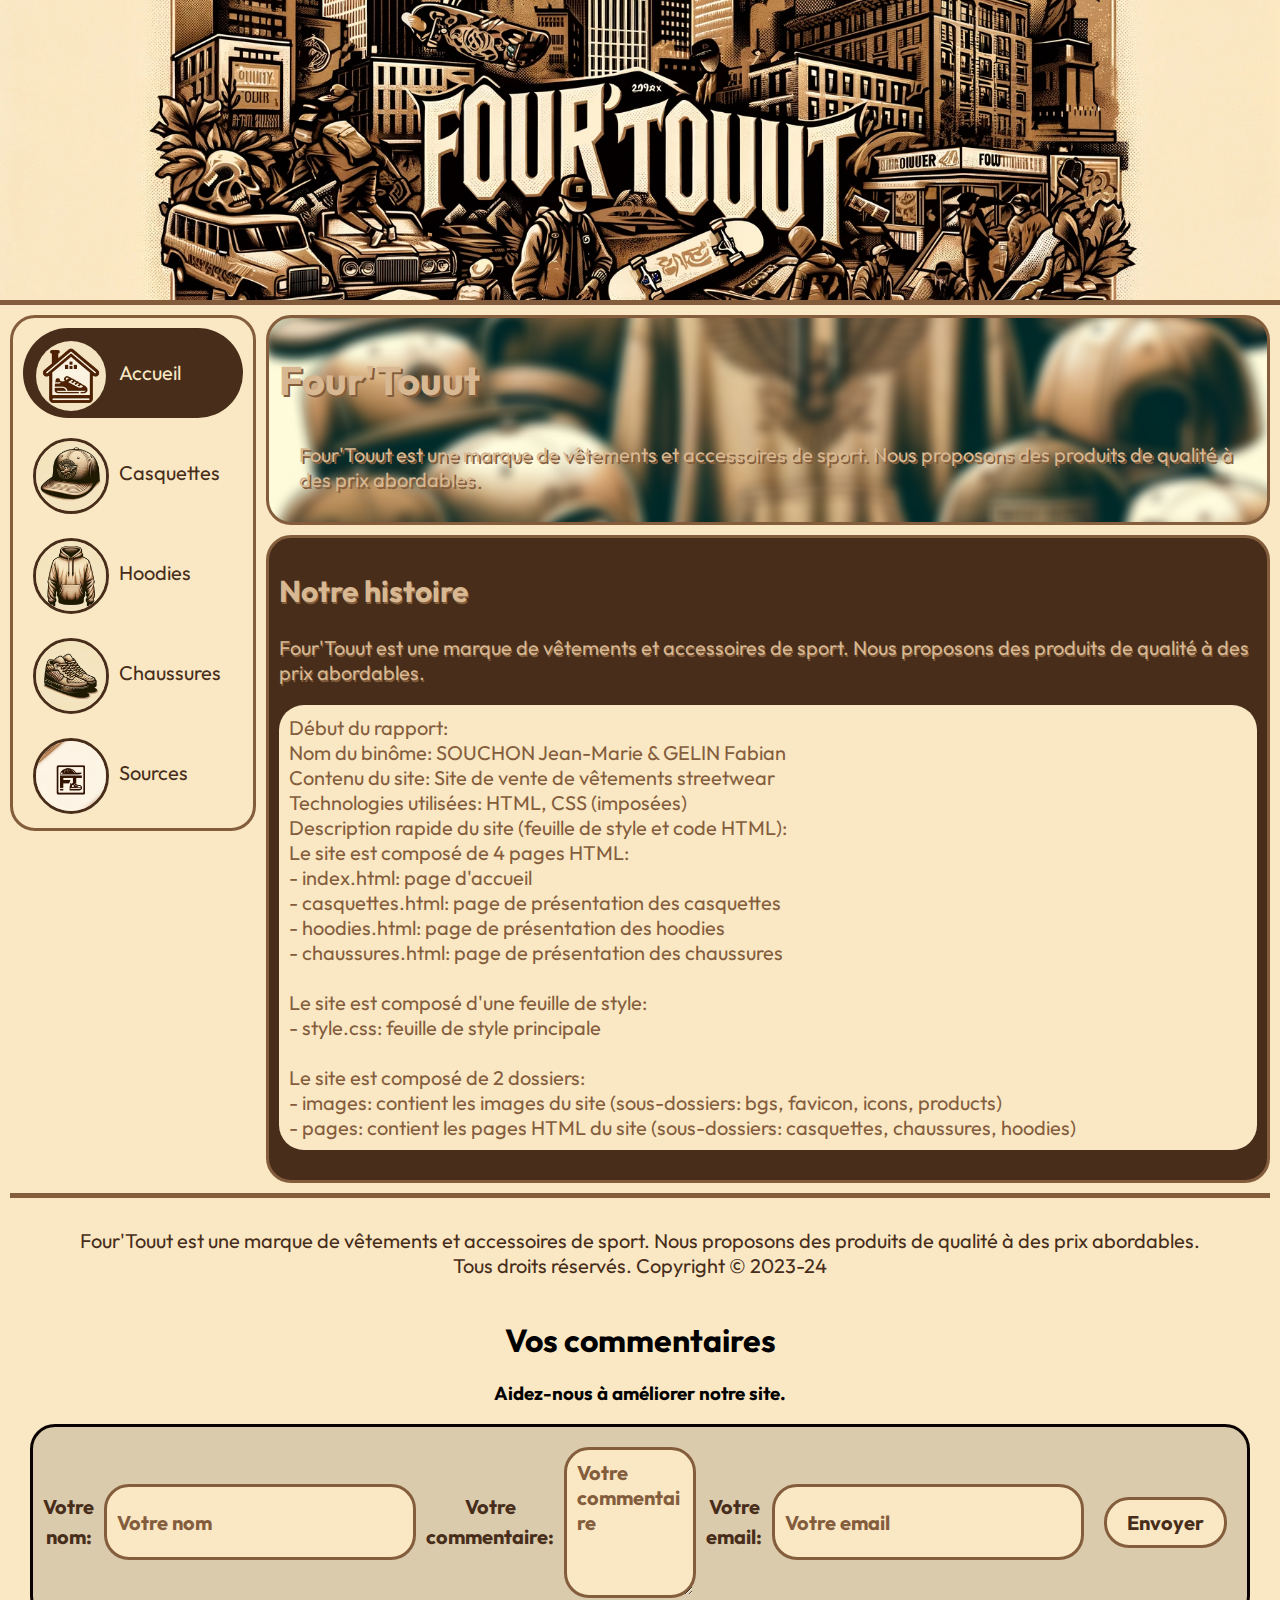
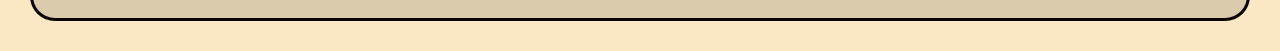
<file: index.html>
<!DOCTYPE html>
<html lang="fr" xmlns:a="http://www.w3.org/1999/html">
<head>
	<meta charset="UTF-8">
	<meta name="viewport" content="width=device-width, initial-scale=1.0">
	<link rel="icon" type="image/x-icon" href="/images/favicon/favicon-icoo.ico">
	<link rel="stylesheet" href="style.css">
	<link rel="preconnect" href="https://fonts.googleapis.com">
	<link rel="preconnect" href="https://fonts.gstatic.com" crossorigin>
	<link href="https://fonts.googleapis.com/css2?family=Outfit&display=swap" rel="stylesheet">
	<title>Four'Touut</title>

</head>
<!-- Header  -->
<header>
	<img src="images/bgs/background.png" alt="Four'Touut bg">
</header>

<body>
<div class="container">

	<!-- Nav à gauche -->
	<nav>
		<ul>
			<li class="selected">
				<a href="index.html" class="a-overlay">
					<img src="images/icons/home-icon3-500.png" alt="home logo">
					<span>Accueil</span>
				</a>
			<li>
				<a href="pages/casquettes.html" class="a-overlay">
					<img src="images/icons/casquette_500.png" alt="casquette logo">
					<span>Casquettes</span>
				</a>
			</li>

			<li>
				<a href="pages/hoodies.html" class="a-overlay">
					<img src="images/icons/hoodies_520.png" alt="hoodies logo">
					<span>Hoodies</span>
				</a>
			</li>

			<li>
				<a href="pages/chaussures.html" class="a-overlay">
					<img src="images/icons/chaussure_500.png" alt="chaussure logo">
					<span>Chaussures</span>
				</a>
			</li>

			<li>
				<a href="pages/sources.html" class="a-overlay">
					<img src="images/icons/icon.png" alt="chaussure logo">
					<span>Sources</span>
				</a>
			</li>

		</ul>
	</nav>

	<!-- Main section -->
	<main>
		<!-- Section 1 -->
		<section class="section1">
			<div class="section1__text">
				<h1>Four'Touut</h1>
				<p>Four'Touut est une marque de vêtements et accessoires de sport. Nous proposons des produits de
					qualité à des prix abordables.</p>
			</div>


		</section>

		<!-- Section 2 -->
		<section class="section2">
			<div class="section2__text">
				<h2>Notre histoire</h2>
				<p>Four'Touut est une marque de vêtements et accessoires de sport. Nous proposons des produits de
					qualité à des prix abordables.</p>

				<p class="rapport">


					Début du rapport: <br>

					Nom du binôme: SOUCHON Jean-Marie & GELIN Fabian <br>
					Contenu du site: Site de vente de vêtements streetwear <br>
					Technologies utilisées: HTML, CSS (imposées) <br>
					Description rapide du site (feuille de style et code HTML): <br>
					Le site est composé de 4 pages HTML: <br>
					- index.html: page d'accueil <br>
					- casquettes.html: page de présentation des casquettes <br>
					- hoodies.html: page de présentation des hoodies <br>
					- chaussures.html: page de présentation des chaussures <br>
					<br>
					Le site est composé d'une feuille de style: <br>
					- style.css: feuille de style principale <br>
					<br>
					Le site est composé de 2 dossiers: <br>
					- images: contient les images du site (sous-dossiers: bgs, favicon, icons, products) <br>
					- pages: contient les pages HTML du site (sous-dossiers: casquettes, chaussures, hoodies) <br>

				</p>
			</div>
		</section>

	</main>

	<!-- Footer -->
	<footer>
		<div class="footer__text">
			<p>Four'Touut est une marque de vêtements et accessoires de sport. Nous proposons des produits de
				qualité à des prix abordables. <br> Tous droits réservés. Copyright © 2023-24</p>
		</div>
		<div class="footer__form">
			<h1>Vos commentaires</h1>
			<h3>Aidez-nous à améliorer notre site.</h3>

			<form action="">

				<!-- Votre nom -->
				<label for="name">Votre nom: </label>
				<input type="text" id="name" name="name" placeholder="Votre nom"> <br>
				<!-- Votre commentaire -->
				<label for="comment">Votre commentaire: </label>
				<textarea name="comment" id="comment" cols="30" rows="5" placeholder="Votre commentaire"></textarea>
				<br>
				<!-- Votre email -->
				<label for="email">Votre email: </label>
				<input type="email" id="email" name="email" placeholder="Votre email"> <br>

				<!-- Envoyer -->
				<input type="submit" value="Envoyer">

			</form>
		</div>
	</footer>
</div>

</body>
</html>
</file>
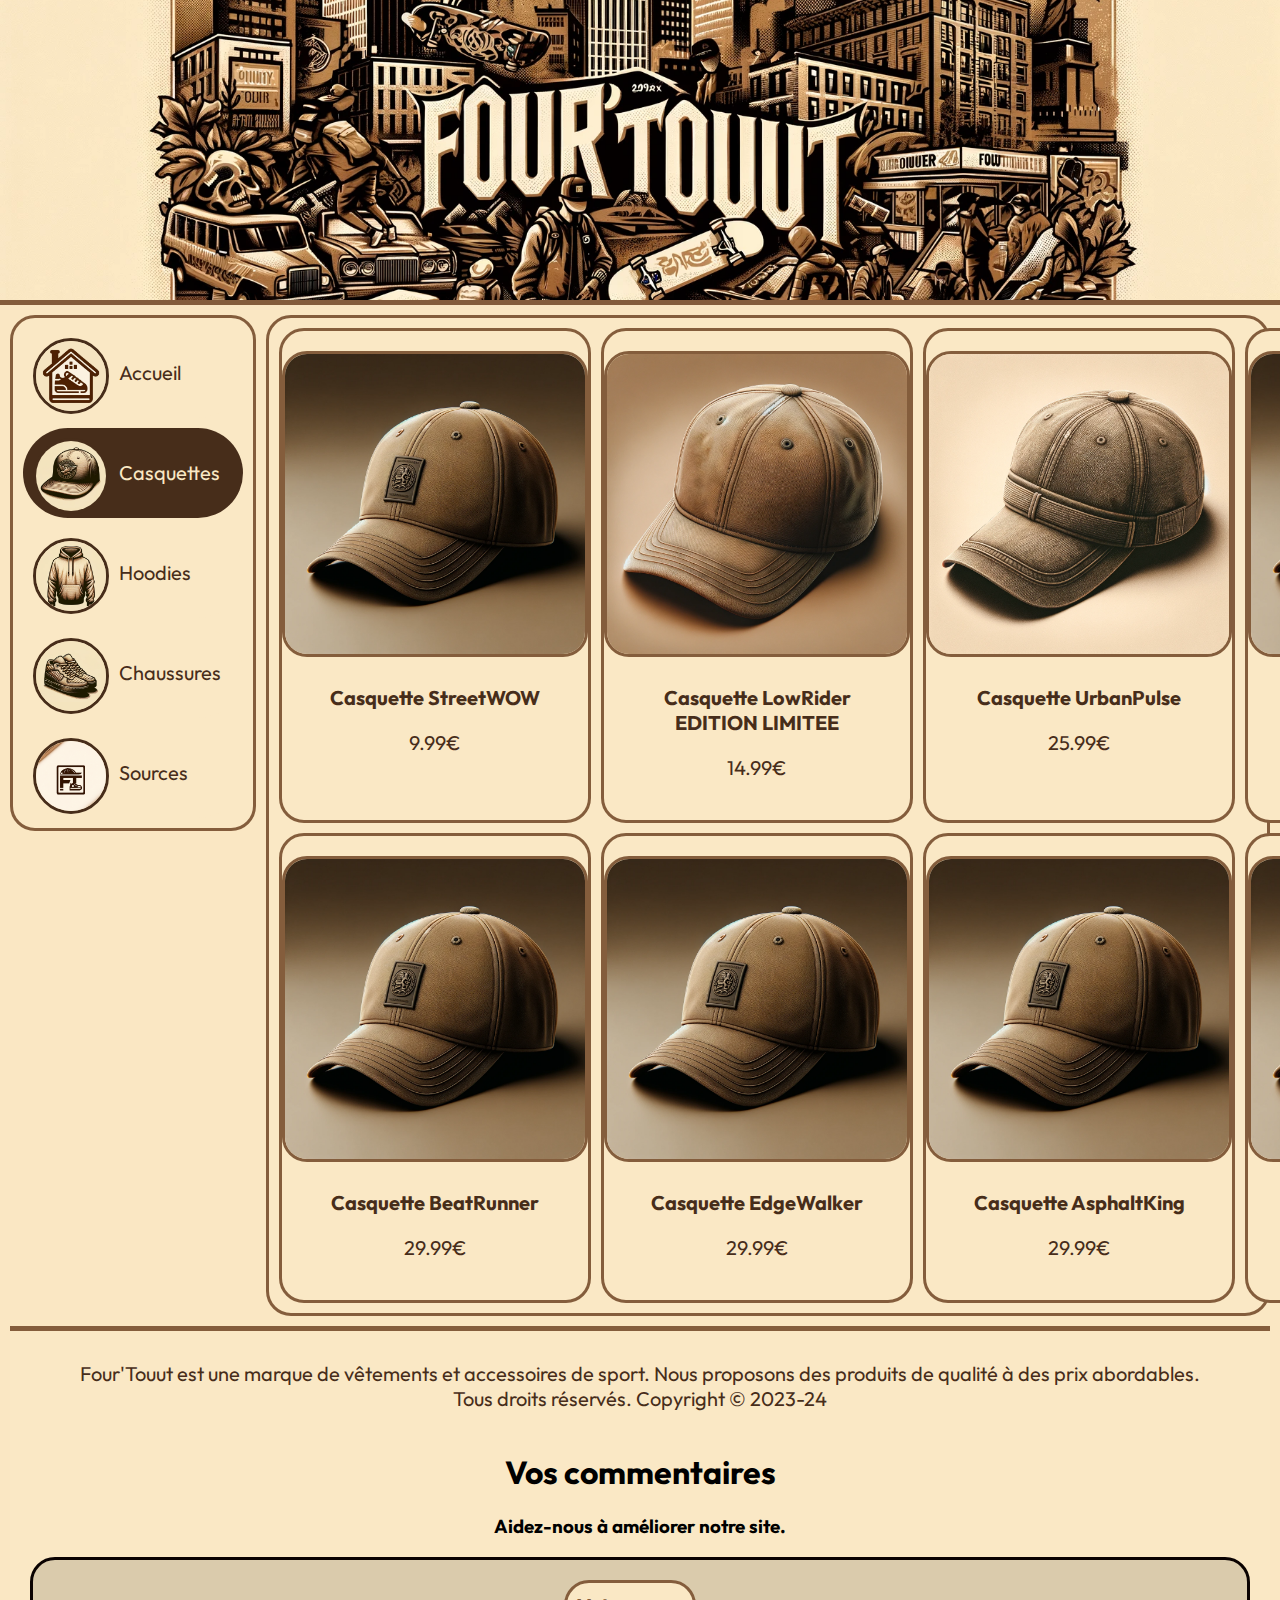
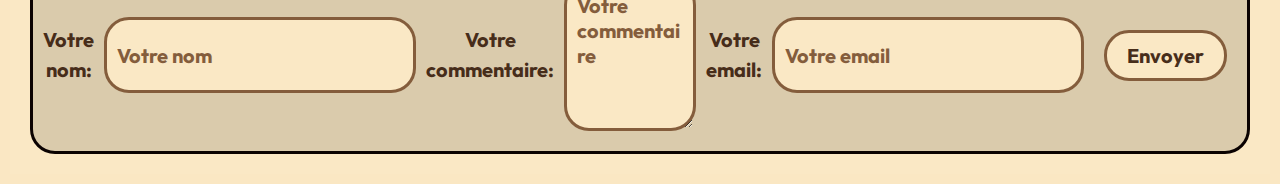
<file: pages/casquettes.html>
<!DOCTYPE html>
<html lang="fr">
<head>
	<meta charset="UTF-8">
	<meta name="viewport" content="width=device-width, initial-scale=1.0">
	<link rel="icon" type="image/x-icon" href="/images/favicon/favicon-icoo.ico">
	<link rel="stylesheet" href="../style.css">
	<link rel="preconnect" href="https://fonts.googleapis.com">
	<link rel="preconnect" href="https://fonts.gstatic.com" crossorigin>
	<link href="https://fonts.googleapis.com/css2?family=Outfit&display=swap" rel="stylesheet">
	<title>Casquettes</title>
</head>
<header>
	<img src="../images/bgs/background.png" alt="Four'Touut bg">
</header>

<body>
<div class="container">

	<!-- Nav à gauche -->
	<nav>
		<ul>
			<li>
				<a href="../index.html" class="a-overlay">
					<img src="../images/icons/home-icon2-500.png" alt="home logo">
					<span>Accueil</span>
				</a>
			<li class="selected">
				<a href="casquettes.html" class="a-overlay">
					<img src="../images/icons/casquette_500.png" alt="casquette logo">
					<span>Casquettes</span>
				</a>
			</li>

			<li>
				<a href="hoodies.html" class="a-overlay">
					<img src="../images/icons/hoodies_520.png" alt="hoodies logo">
					<span>Hoodies</span>
				</a>
			</li>

			<li>
				<a href="chaussures.html" class="a-overlay">
					<img src="../images/icons/chaussure_500.png" alt="chaussure logo">
					<span>Chaussures</span>
				</a>
			</li>

			<li>
				<a href="sources.html" class="a-overlay">
					<img src="../images/icons/icon.png" alt="chaussure logo">
					<span>Sources</span>
				</a>

		</ul>
	</nav>

	<main>
		<!-- Grille de sélection des produits -->
		<div class="grid-container">

			<!-- Casquette 1 -->
			<div class="grid-item">
				<a href="casquettes/casquette1.html" class="a-overlay">
					<img src="../images/products/img-casquette.png" alt="casquette1">
					<h3>Casquette StreetWOW</h3>
					<p>9.99€</p>
				</a>
			</div>

			<!-- Casquette 2 -->
			<div class="grid-item">
				<a href="casquettes/casquette2.html" class="a-overlay">
					<img src="../images/products/img-casquette2.png" alt="casquette2">
					<h3>Casquette LowRider <br>
						EDITION LIMITEE</h3>
					<p>14.99€</p>
				</a>
			</div>

			<!-- Casquette 3 -->
			<div class="grid-item">
				<a href="casquettes/casquette3.html" class="a-overlay">
					<img src="../images/products/img-casquette3.png" alt="casquette3">
					<h3>Casquette UrbanPulse</h3>
					<p>25.99€</p>
				</a>
			</div>

			<!-- Casquette 4 -->
			<div class="grid-item">
				<a href="#" class="a-overlay">
					<img src="../images/products/img-casquette.png" alt="casquette">
					<h3>Casquette GraffCaps</h3>
					<p>29.99€</p>
				</a>
			</div>

			<!-- Casquette 5 -->
			<div class="grid-item">
				<a href="#" class="a-overlay">
					<img src="../images/products/img-casquette.png" alt="casquette">
					<h3>Casquette BeatRunner</h3>
					<p>29.99€</p>
				</a>
			</div>

			<!-- Casquette 6 -->

			<div class="grid-item">
				<a href="#" class="a-overlay">
					<img src="../images/products/img-casquette.png" alt="casquette">
					<h3>Casquette EdgeWalker</h3>
					<p>29.99€</p>
				</a>
			</div>

			<!-- Casquette 7 -->

			<div class="grid-item">
				<a href="#" class="a-overlay">
					<img src="../images/products/img-casquette.png" alt="casquette">
					<h3>Casquette AsphaltKing</h3>
					<p>29.99€</p>
				</a>
			</div>

			<!-- Casquette 8 -->

			<div class="grid-item">
				<a href="#" class="a-overlay">
					<img src="../images/products/img-casquette.png" alt="casquette">
					<h3>Casquette X</h3>
					<p>29.99€</p>
				</a>
			</div>


		</div>
	</main>


	<footer>
		<div class="footer__text">
			<p>Four'Touut est une marque de vêtements et accessoires de sport. Nous proposons des produits de
				qualité à des prix abordables. <br> Tous droits réservés. Copyright © 2023-24</p>
		</div>
		<div class="footer__form">
			<h1>Vos commentaires</h1>
			<h3>Aidez-nous à améliorer notre site.</h3>

			<form action="">

				<!-- Votre nom -->
				<label for="name">Votre nom: </label>
				<input type="text" id="name" name="name" placeholder="Votre nom"> <br>
				<!-- Votre commentaire -->
				<label for="comment">Votre commentaire: </label>
				<textarea name="comment" id="comment" cols="30" rows="5" placeholder="Votre commentaire"></textarea>
				<br>
				<!-- Votre email -->
				<label for="email">Votre email: </label>
				<input type="email" id="email" name="email" placeholder="Votre email"> <br>

				<!-- Envoyer -->
				<input type="submit" value="Envoyer">

			</form>
		</div>
	</footer>
</div>
</body>
</html>
</file>
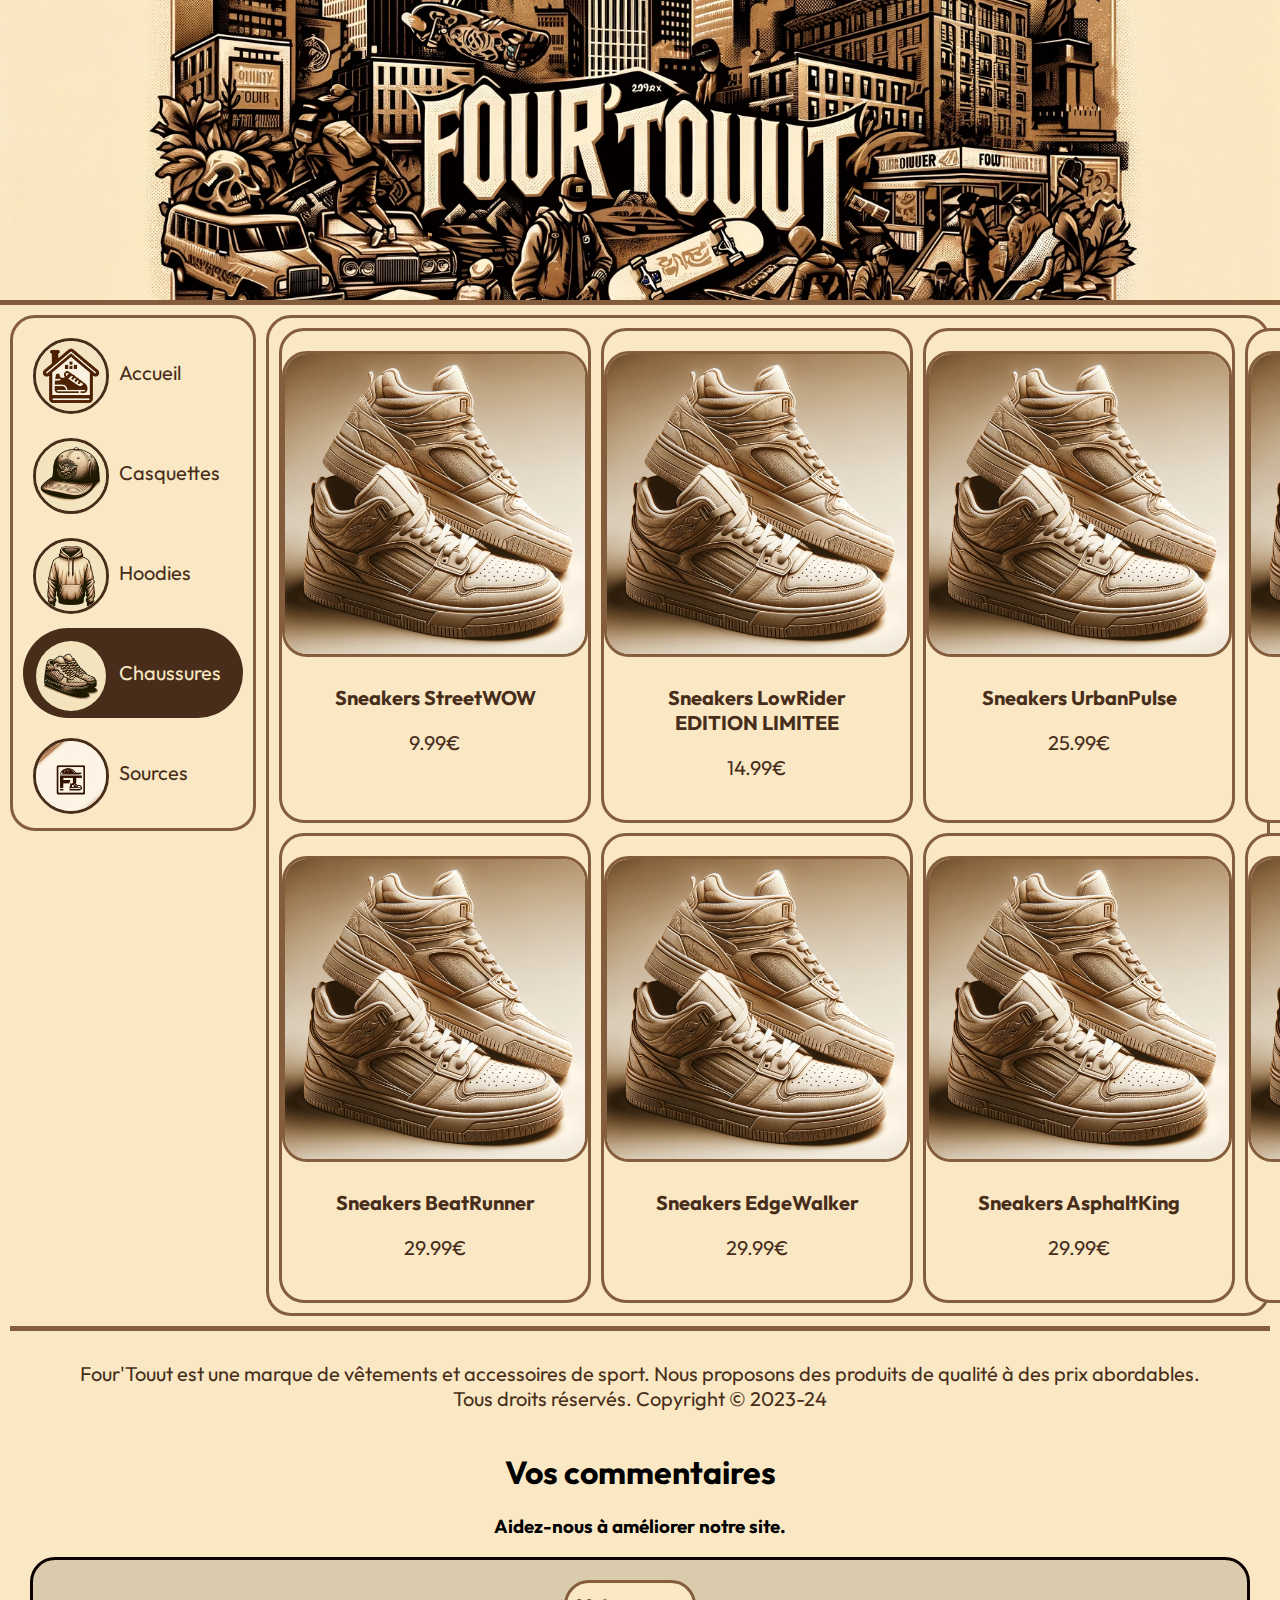
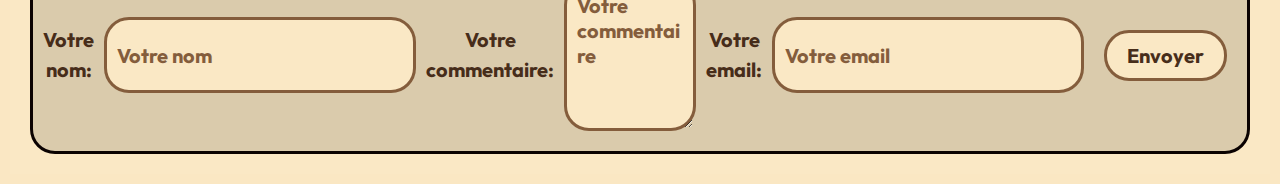
<file: pages/chaussures.html>
<!DOCTYPE html>
<html lang="fr">
<head>
	<meta charset="UTF-8">
	<meta name="viewport" content="width=device-width, initial-scale=1.0">
	<link rel="icon" type="image/x-icon" href="/images/favicon/favicon-icoo.ico">
	<link rel="stylesheet" href="../style.css">
	<link rel="preconnect" href="https://fonts.googleapis.com">
	<link rel="preconnect" href="https://fonts.gstatic.com" crossorigin>
	<link href="https://fonts.googleapis.com/css2?family=Outfit&display=swap" rel="stylesheet">
	<title>Chaussures</title>
</head>
<header>
	<img src="../images/bgs/background.png" alt="Four'Touut bg">
</header>

<body>
<div class="container">

	<!-- Nav à gauche -->
	<nav>
		<ul>
			<li>
				<a href="../index.html">
					<img src="../images/icons/home-icon2-500.png" alt="home logo">
					<span>Accueil</span>
				</a>
			<li>
				<a href="casquettes.html">
					<img src="../images/icons/casquette_500.png" alt="casquette logo">
					<span>Casquettes</span>
				</a>
			</li>

			<li>
				<a href="hoodies.html">
					<img src="../images/icons/hoodies_520.png" alt="Hoodie logo">
					<span>Hoodies</span>
				</a>
			</li>

			<li class="selected">
				<a href="chaussures.html">
					<img src="../images/icons/chaussure_500.png" alt="chaussure logo">
					<span>Chaussures</span>
				</a>
			</li>

			<li>
				<a href="sources.html">
					<img src="../images/icons/icon.png" alt="chaussure logo">
					<span>Sources</span>
				</a>

		</ul>
	</nav>

	<main>
		<!-- Grille de sélection des produits -->
		<div class="grid-container">

			<!-- Casquette 1 -->
			<div class="grid-item">
				<a href="chaussures/chaussure1.html" class="a-overlay">
					<img src="../images/products/img-sneakers.png" alt="Sneakers">
					<h3>Sneakers StreetWOW</h3>
					<p>9.99€</p>
				</a>
			</div>

			<!-- Casquette 2 -->
			<div class="grid-item">
				<a href="chaussures/chaussure2.html" class="a-overlay">
					<img src="../images/products/img-sneakers.png" alt="Sneakers">
					<h3>Sneakers LowRider <br>
						EDITION LIMITEE</h3>
					<p>14.99€</p>
				</a>
			</div>

			<!-- Casquette 3 -->
			<div class="grid-item">
				<a href="chaussures/chaussure3.html" class="a-overlay">
					<img src="../images/products/img-sneakers.png" alt="Sneakers">
					<h3>Sneakers UrbanPulse</h3>
					<p>25.99€</p>
				</a>
			</div>

			<!-- Casquette 4 -->
			<div class="grid-item">
				<a href="#" class="a-overlay">
					<img src="../images/products/img-sneakers.png" alt="Sneakers">
					<h3>Sneakers GraffCaps</h3>
					<p>29.99€</p>
				</a>
			</div>

			<!-- Casquette 5 -->
			<div class="grid-item">
				<a href="#" class="a-overlay">
					<img src="../images/products/img-sneakers.png" alt="Sneakers">
					<h3>Sneakers BeatRunner</h3>
					<p>29.99€</p>
				</a>
			</div>

			<!-- Casquette 6 -->

			<div class="grid-item">
				<a href="#" class="a-overlay">
					<img src="../images/products/img-sneakers.png" alt="Sneakers">
					<h3>Sneakers EdgeWalker</h3>
					<p>29.99€</p>
				</a>
			</div>

			<!-- Casquette 7 -->

			<div class="grid-item">
				<a href="#" class="a-overlay">
					<img src="../images/products/img-sneakers.png" alt="Sneakers">
					<h3>Sneakers AsphaltKing</h3>
					<p>29.99€</p>
				</a>
			</div>

			<!-- Casquette 8 -->

			<div class="grid-item">
				<a href="#" class="a-overlay">
					<img src="../images/products/img-sneakers.png" alt="Sneakers">
					<h3>Sneakers X</h3>
					<p>29.99€</p>
				</a>
			</div>


		</div>
	</main>


	<footer>
		<div class="footer__text">
			<p>Four'Touut est une marque de vêtements et accessoires de sport. Nous proposons des produits de
				qualité à des prix abordables. <br> Tous droits réservés. Copyright © 2023-24</p>
		</div>
		<div class="footer__form">
			<h1>Vos commentaires</h1>
			<h3>Aidez-nous à améliorer notre site.</h3>

			<form action="">

				<!-- Votre nom -->
				<label for="name">Votre nom: </label>
				<input type="text" id="name" name="name" placeholder="Votre nom"> <br>
				<!-- Votre commentaire -->
				<label for="comment">Votre commentaire: </label>
				<textarea name="comment" id="comment" cols="30" rows="5" placeholder="Votre commentaire"></textarea>
				<br>
				<!-- Votre email -->
				<label for="email">Votre email: </label>
				<input type="email" id="email" name="email" placeholder="Votre email"> <br>

				<!-- Envoyer -->
				<input type="submit" value="Envoyer">

			</form>
		</div>
	</footer>
</div>
</body>
</html>
</file>
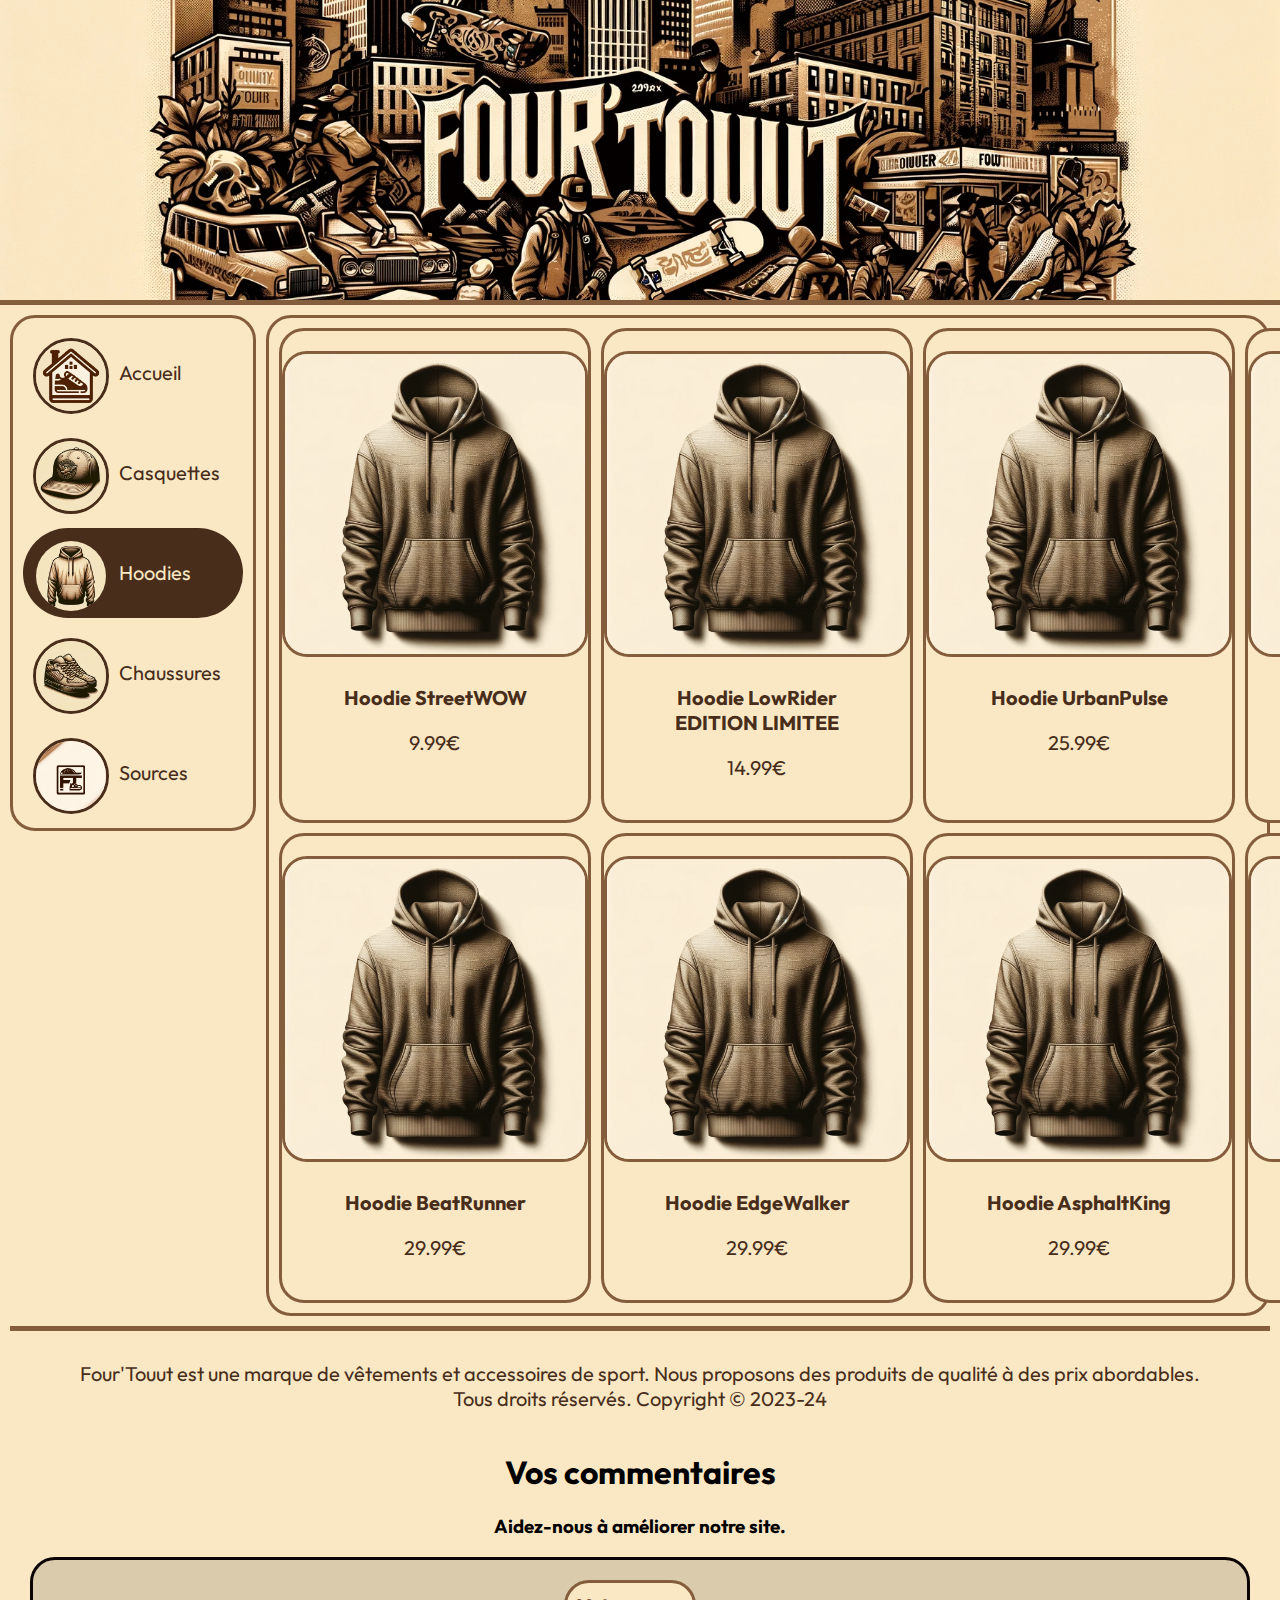
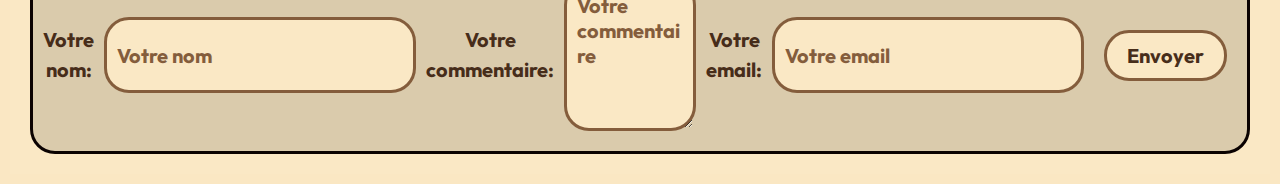
<file: pages/hoodies.html>
<!DOCTYPE html>
<html lang="fr">
<head>
	<meta charset="UTF-8">
	<meta name="viewport" content="width=device-width, initial-scale=1.0">
	<link rel="icon" type="image/x-icon" href="/images/favicon/favicon-icoo.ico">
	<link rel="stylesheet" href="../style.css">
	<link rel="preconnect" href="https://fonts.googleapis.com">
	<link rel="preconnect" href="https://fonts.gstatic.com" crossorigin>
	<link href="https://fonts.googleapis.com/css2?family=Outfit&display=swap" rel="stylesheet">
	<title>Chaussures</title>
</head>
<header>
	<img src="../images/bgs/background.png" alt="Four'Touut bg">
</header>

<body>
<div class="container">

	<!-- Nav à gauche -->
	<nav>
		<ul>
			<li>
				<a href="../index.html" class="a-overlay">
					<img src="../images/icons/home-icon2-500.png" alt="home logo">
					<span>Accueil</span>
				</a>
			<li>
				<a href="casquettes.html" class="a-overlay">
					<img src="../images/icons/casquette_500.png" alt="casquette logo">
					<span>Casquettes</span>
				</a>
			</li>

			<li class="selected">
				<a href="hoodies.html" class="a-overlay">
					<img src="../images/icons/hoodies_520.png" alt="hoodies logo">
					<span>Hoodies</span>
				</a>
			</li>

			<li>
				<a href="chaussures.html" class="a-overlay">
					<img src="../images/icons/chaussure_500.png" alt="chaussure logo">
					<span>Chaussures</span>
				</a>
			</li>

			<li>
				<a href="sources.html" class="a-overlay">
					<img src="../images/icons/icon.png" alt="chaussure logo">
					<span>Sources</span>
				</a>

		</ul>
	</nav>

	<main>
		<!-- Grille de sélection des produits -->
		<div class="grid-container">

			<!-- Casquette 1 -->
			<div class="grid-item">
				<a href="hoodies/hoodie1.html" class="a-overlay">
					<img src="../images/products/img-hoodie.png" alt="Hoodie">
					<h3>Hoodie StreetWOW</h3>
					<p>9.99€</p>
				</a>
			</div>

			<!-- Casquette 2 -->
			<div class="grid-item">
				<a href="hoodies/hoodie2.html" class="a-overlay">
					<img src="../images/products/img-hoodie.png" alt="Hoodie">
					<h3>Hoodie LowRider <br>
						EDITION LIMITEE</h3>
					<p>14.99€</p>
				</a>
			</div>

			<!-- Casquette 3 -->
			<div class="grid-item">
				<a href="hoodies/hoodie3.html" class="a-overlay">
					<img src="../images/products/img-hoodie.png" alt="Hoodie">
					<h3>Hoodie UrbanPulse</h3>
					<p>25.99€</p>
				</a>
			</div>

			<!-- Casquette 4 -->
			<div class="grid-item">
				<a href="#" class="a-overlay">
					<img src="../images/products/img-hoodie.png" alt="Hoodie">
					<h3>Hoodie GraffCaps</h3>
					<p>29.99€</p>
				</a>
			</div>

			<!-- Casquette 5 -->
			<div class="grid-item">
				<a href="#" class="a-overlay">
					<img src="../images/products/img-hoodie.png" alt="Hoodie">
					<h3>Hoodie BeatRunner</h3>
					<p>29.99€</p>
				</a>
			</div>

			<!-- Casquette 6 -->

			<div class="grid-item">
				<a href="#" class="a-overlay">
					<img src="../images/products/img-hoodie.png" alt="Hoodie">
					<h3>Hoodie EdgeWalker</h3>
					<p>29.99€</p>
				</a>
			</div>

			<!-- Casquette 7 -->

			<div class="grid-item">
				<a href="#" class="a-overlay">
					<img src="../images/products/img-hoodie.png" alt="Hoodie">
					<h3>Hoodie AsphaltKing</h3>
					<p>29.99€</p>
				</a>
			</div>

			<!-- Casquette 8 -->

			<div class="grid-item">
				<a href="#" class="a-overlay">
					<img src="../images/products/img-hoodie.png" alt="Hoodie">
					<h3>Hoodie X</h3>
					<p>29.99€</p>
				</a>
			</div>


		</div>
	</main>


	<footer>
		<div class="footer__text">
			<p>Four'Touut est une marque de vêtements et accessoires de sport. Nous proposons des produits de
				qualité à des prix abordables. <br> Tous droits réservés. Copyright © 2023-24</p>
		</div>
		<div class="footer__form">
			<h1>Vos commentaires</h1>
			<h3>Aidez-nous à améliorer notre site.</h3>

			<form action="">

				<!-- Votre nom -->
				<label for="name">Votre nom: </label>
				<input type="text" id="name" name="name" placeholder="Votre nom"> <br>
				<!-- Votre commentaire -->
				<label for="comment">Votre commentaire: </label>
				<textarea name="comment" id="comment" cols="30" rows="5" placeholder="Votre commentaire"></textarea>
				<br>
				<!-- Votre email -->
				<label for="email">Votre email: </label>
				<input type="email" id="email" name="email" placeholder="Votre email"> <br>

				<!-- Envoyer -->
				<input type="submit" value="Envoyer">

			</form>
		</div>
	</footer>
</div>
</body>
</html>
</file>
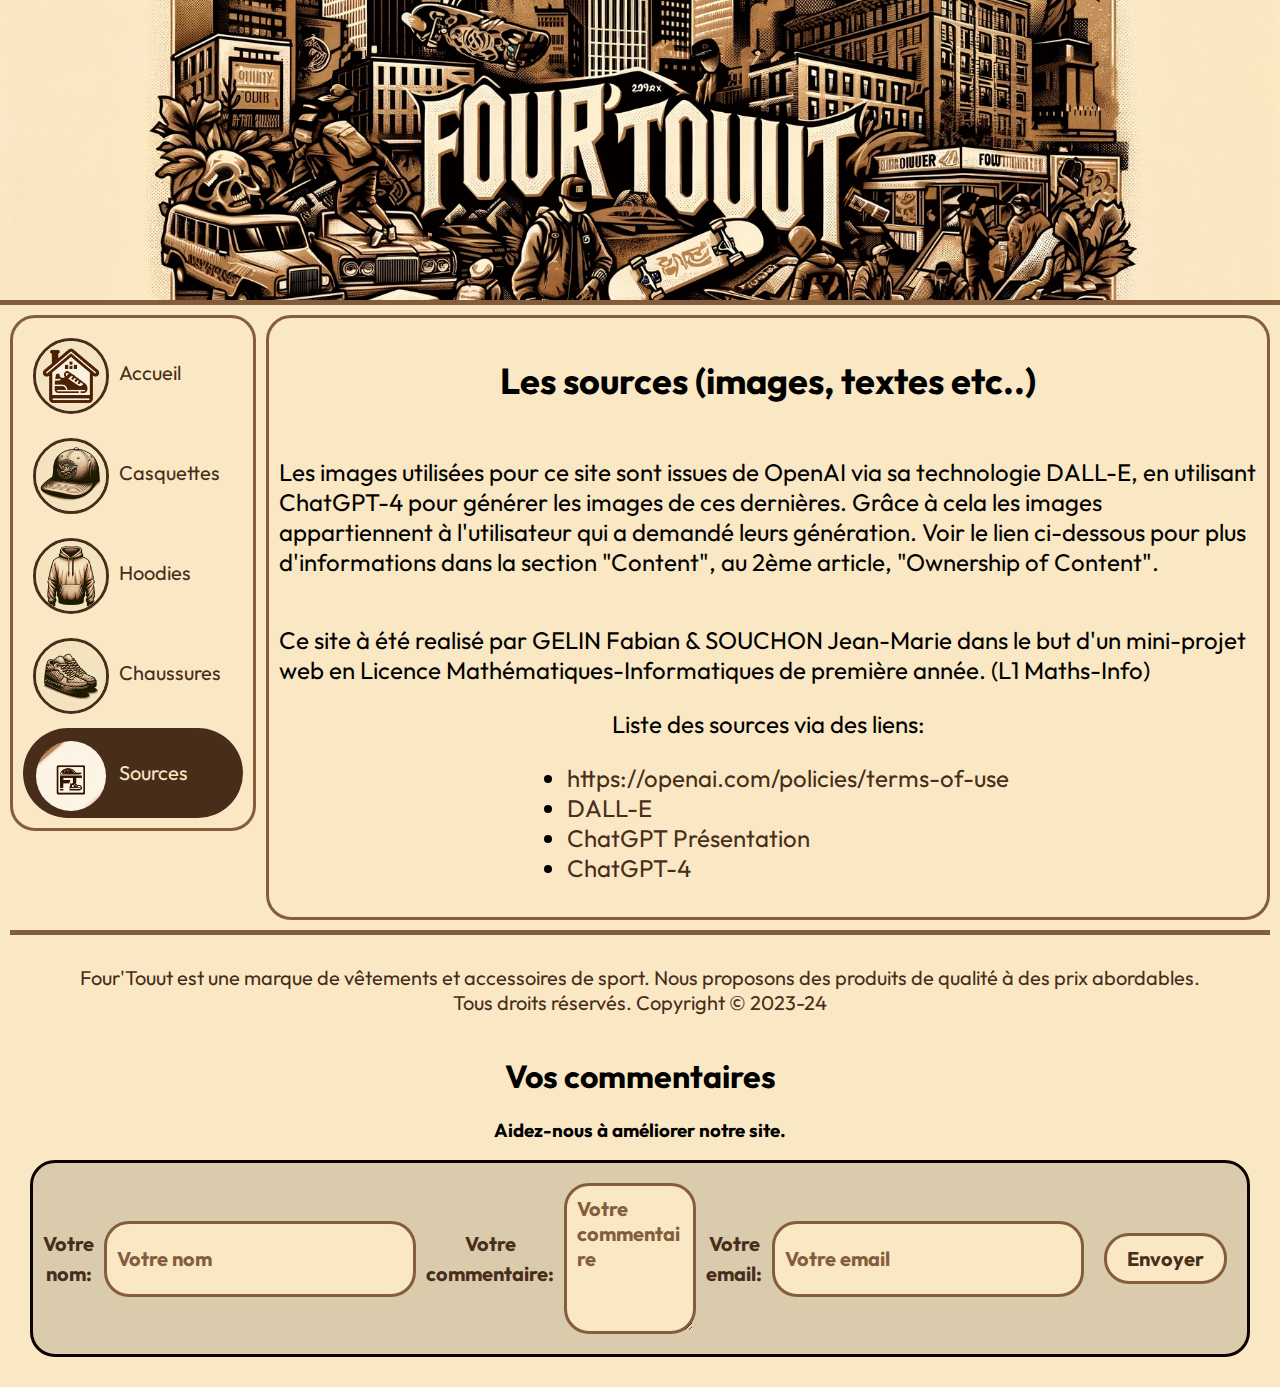
<file: pages/sources.html>
<!DOCTYPE html>
<html lang="fr">
<head>
	<meta charset="UTF-8">
	<meta name="viewport" content="width=device-width, initial-scale=1.0">
	<link rel="icon" type="image/x-icon" href="/images/favicon/favicon-icoo.ico">
	<link rel="stylesheet" href="../style.css">
	<link rel="preconnect" href="https://fonts.googleapis.com">
	<link rel="preconnect" href="https://fonts.gstatic.com" crossorigin>
	<link href="https://fonts.googleapis.com/css2?family=Outfit&display=swap" rel="stylesheet">
	<title>Hoodies</title>
</head>
<header>
	<img src="../images/bgs/background.png" alt="Four'Touut bg">
</header>

<body>
<div class="container">

	<!-- Nav à gauche -->
	<nav>
		<ul>
			<li>
				<a href="../index.html" class="a-overlay">
					<img src="../images/icons/home-icon2-500.png" alt="home logo">
					<span>Accueil</span>
				</a>
			<li>
				<a href="casquettes.html" class="a-overlay">
					<img src="../images/icons/casquette_500.png" alt="casquette logo">
					<span>Casquettes</span>
				</a>
			</li>

			<li>
				<a href="hoodies.html" class="a-overlay">
					<img src="../images/icons/hoodies_520.png" alt="hoodies logo">
					<span>Hoodies</span>
				</a>
			</li>

			<li>
				<a href="chaussures.html" class="a-overlay">
					<img src="../images/icons/chaussure_500.png" alt="chaussure logo">
					<span>Chaussures</span>
				</a>
			</li>

			<li class="selected">
				<a href="sources.html" class="a-overlay">
					<img src="../images/icons/icon.png" alt="sources logo">
					<span>Sources</span>
				</a>
			</li>

		</ul>
	</nav>

	<div class="container">
		<main>
			<div class="sources_container">
				<h2>Les sources (images, textes etc..)</h2>
				<p>Les images utilisées pour ce site sont issues de OpenAI via sa technologie DALL-E, en utilisant
					ChatGPT-4 pour générer les images de ces dernières. Grâce à cela les images appartiennent à
					l'utilisateur qui a demandé leurs génération.
					Voir le lien ci-dessous pour plus d'informations dans la section "Content", au 2ème article, "Ownership of Content".
				</p>
				<p>Ce site à été realisé par GELIN Fabian & SOUCHON Jean-Marie dans le but d'un mini-projet web en Licence Mathématiques-Informatiques de première année. (L1 Maths-Info)</p>
				<span>Liste des sources via des liens:</span>
				<ul>
					<li><a href="https://openai.com/policies/terms-of-use">https://openai.com/policies/terms-of-use</a></li>
					<li><a href="https://openai.com/blog/dall-e/" target="_blank">DALL-E</a></li>
					<li><a href="https://openai.com/blog/chatgpt" target="_blank">ChatGPT Présentation</a></li>
					<li><a href="https://chat.openai.com/" target="_blank">ChatGPT-4</a></li>
				</ul>
			</div>
		</main>
	</div>


	<footer>
		<div class="footer__text">
			<p>Four'Touut est une marque de vêtements et accessoires de sport. Nous proposons des produits de
				qualité à des prix abordables. <br> Tous droits réservés. Copyright © 2023-24</p>
		</div>
		<div class="footer__form">
			<h1>Vos commentaires</h1>
			<h3>Aidez-nous à améliorer notre site.</h3>

			<form action="">

				<!-- Votre nom -->
				<label for="name">Votre nom: </label>
				<input type="text" id="name" name="name" placeholder="Votre nom"> <br>
				<!-- Votre commentaire -->
				<label for="comment">Votre commentaire: </label>
				<textarea name="comment" id="comment" cols="30" rows="5" placeholder="Votre commentaire"></textarea>
				<br>
				<!-- Votre email -->
				<label for="email">Votre email: </label>
				<input type="email" id="email" name="email" placeholder="Votre email"> <br>

				<!-- Envoyer -->
				<input type="submit" value="Envoyer">

			</form>
		</div>
	</footer>
</div>
</body>
</html>
</file>
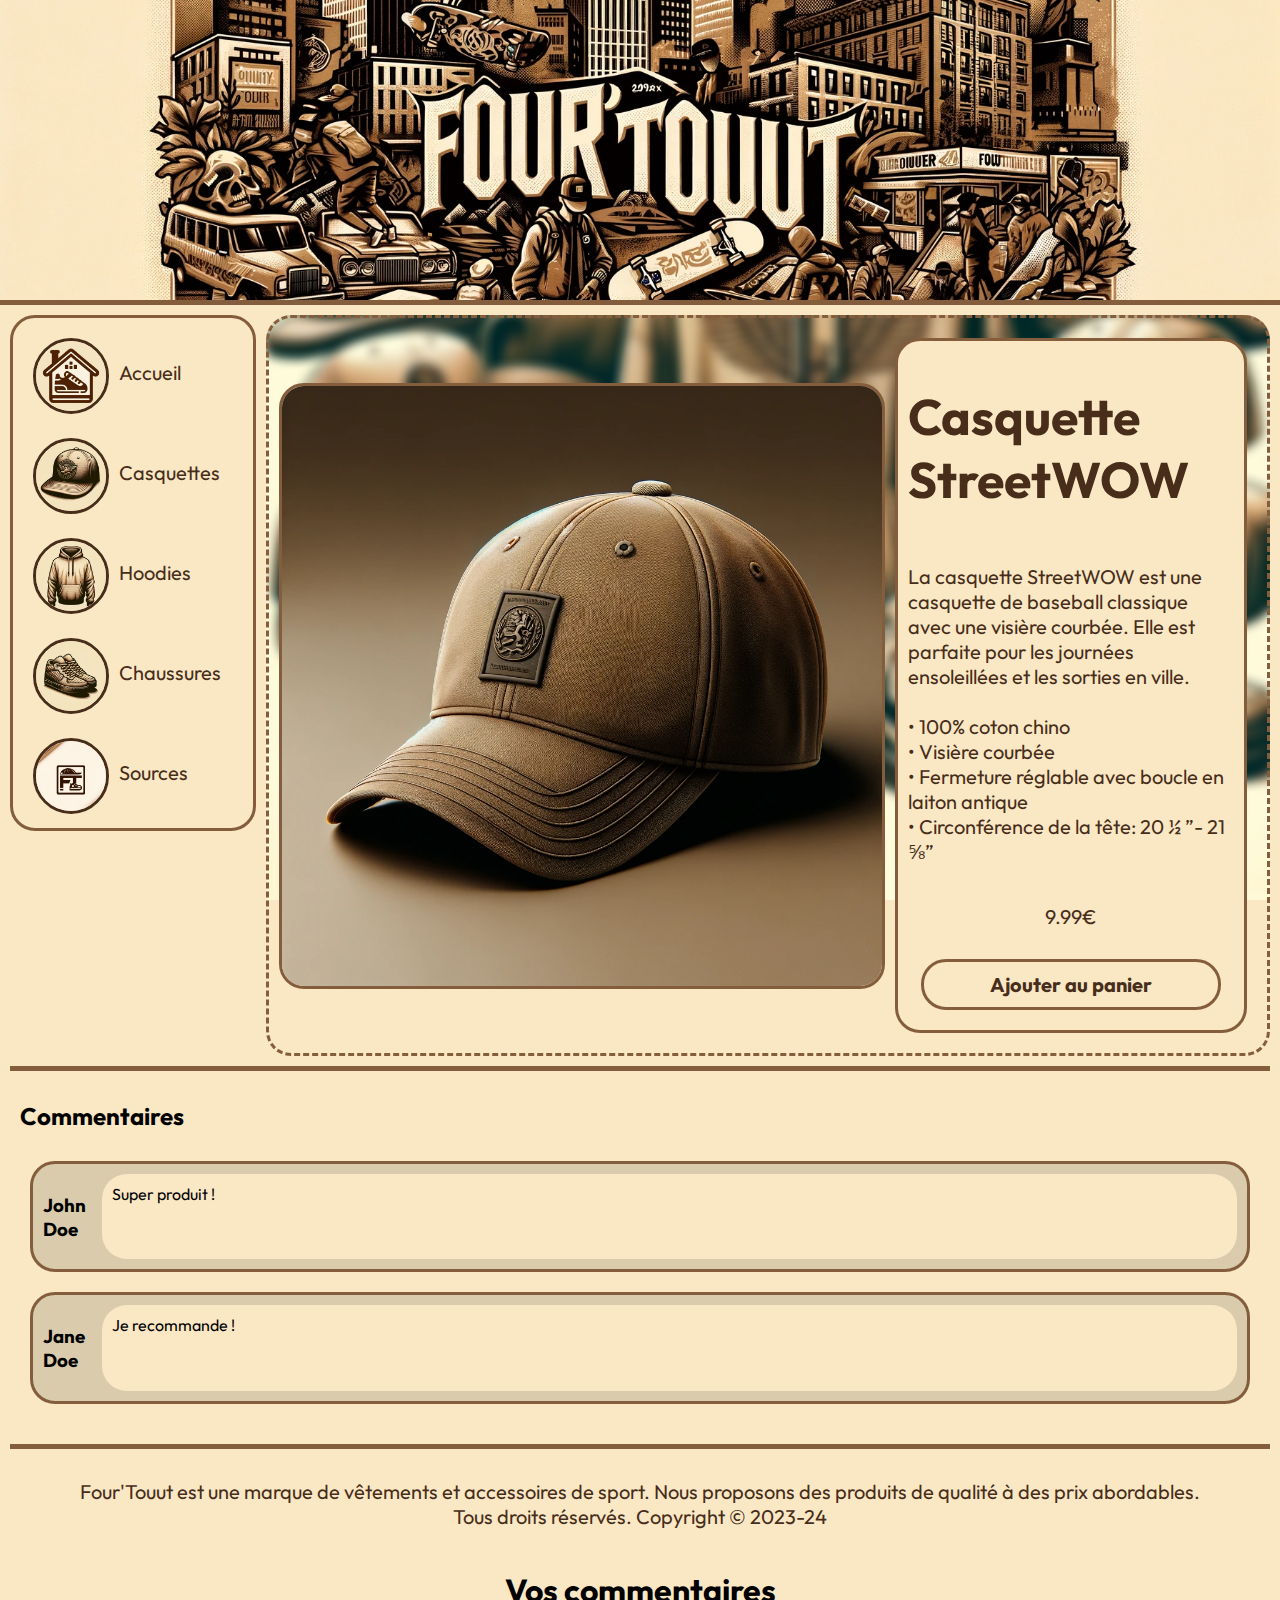
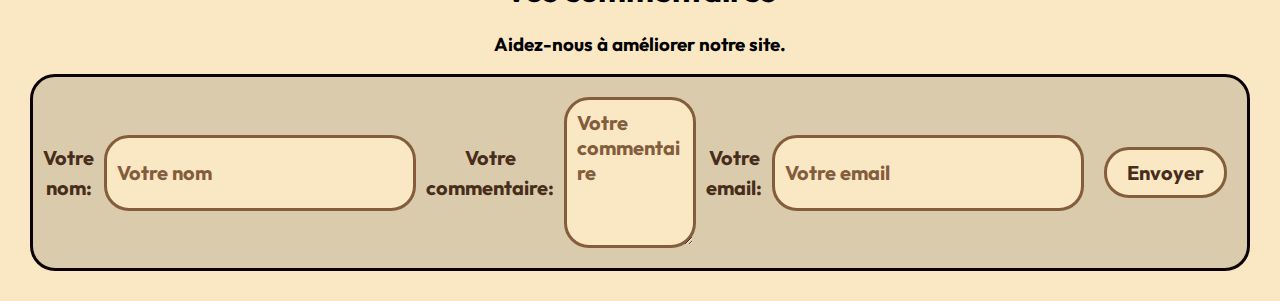
<file: pages/casquettes/casquette1.html>
<!DOCTYPE html>
<html lang="fr">
<head>
	<meta charset="UTF-8">
	<meta name="viewport" content="width=device-width, initial-scale=1.0">
	<link rel="icon" type="image/x-icon" href="/images/favicon/favicon-icoo.ico">
	<link rel="stylesheet" href="../../style.css">
	<link rel="preconnect" href="https://fonts.googleapis.com">
	<link rel="preconnect" href="https://fonts.gstatic.com" crossorigin>
	<link href="https://fonts.googleapis.com/css2?family=Outfit&display=swap" rel="stylesheet">
	<title>Four'Touut - Casquette StreetWOW</title>
</head>
<body>

<header>
	<img src="../../images/bgs/background.png" alt="Four'Touut bg">
</header>

<div class="container">

	<nav>
		<ul>
			<li>
				<a href="../../index.html" class="a-overlay">
					<img src="../../images/icons/home-icon2-500.png" alt="home logo">
					<span>Accueil</span>
				</a>
			<li>
				<a href="../casquettes.html" class="a-overlay">
					<img src="../../images/icons/casquette_500.png" alt="casquette logo">
					<span>Casquettes</span>
				</a>
			</li>

			<li>
				<a href="../hoodies.html" class="a-overlay">
					<img src="../../images/icons/hoodies_520.png" alt="hoodies logo">
					<span>Hoodies</span>
				</a>
			</li>

			<li>
				<a href="../chaussures.html" class="a-overlay">
					<img src="../../images/icons/chaussure_500.png" alt="chaussure logo">
					<span>Chaussures</span>
				</a>
			</li>

			<li>
				<a href="../sources.html" class="a-overlay">
					<img src="../../images/icons/icon.png" alt="chaussure logo">
					<span>Sources</span>
				</a>

		</ul>
	</nav>

	<main>
		<!-- Page de présentation du produit -->
		<div class="product-presentation">
			<!-- Image du produit -->
			<div class="product-presentation__img">
				<img src="../../images/products/img-casquette.png" alt="casquette1">
			</div>
			<!-- Description du produit -->
			<div class="product-presentation__description">
				<h1>Casquette StreetWOW</h1>
				<p>
					La casquette StreetWOW est une casquette de baseball classique avec une visière courbée. Elle est
					parfaite pour les journées ensoleillées et les sorties en ville. <br>
					<br>
					• 100% coton chino <br>
					• Visière courbée <br>
					• Fermeture réglable avec boucle en laiton antique <br>
					• Circonférence de la tête: 20 ½ ”- 21 ⅝” <br>
				</p>
				<p>9.99€</p>
				<!-- Bouton d'ajout au panier -->
				<button>Ajouter au panier</button>
			</div>
		</div>

		<!-- Section des commentaires -->
		<section class="comments">
			<h2>Commentaires</h2>
			<!-- Commentaire 1 -->
			<div class="comments__comment">
				<h3>John Doe</h3>
				<span>Super produit !</span>
			</div>
			<!-- Commentaire 2 -->
			<div class="comments__comment">
				<h3>Jane Doe</h3>
				<span>Je recommande !</span>
			</div>
		</section>
	</main>



</div>

<footer>
	<div class="footer__text">
		<p>Four'Touut est une marque de vêtements et accessoires de sport. Nous proposons des produits de
			qualité à des prix abordables. <br> Tous droits réservés. Copyright © 2023-24</p>
	</div>
	<div class="footer__form">
		<h1>Vos commentaires</h1>
		<h3>Aidez-nous à améliorer notre site.</h3>

		<form action="">

			<!-- Votre nom -->
			<label for="name">Votre nom: </label>
			<input type="text" id="name" name="name" placeholder="Votre nom"> <br>
			<!-- Votre commentaire -->
			<label for="comment">Votre commentaire: </label>
			<textarea name="comment" id="comment" cols="30" rows="5" placeholder="Votre commentaire"></textarea>
			<br>
			<!-- Votre email -->
			<label for="email">Votre email: </label>
			<input type="email" id="email" name="email" placeholder="Votre email"> <br>

			<!-- Envoyer -->
			<input type="submit" value="Envoyer">

		</form>
	</div>
</footer>
</body>
</html>
</file>
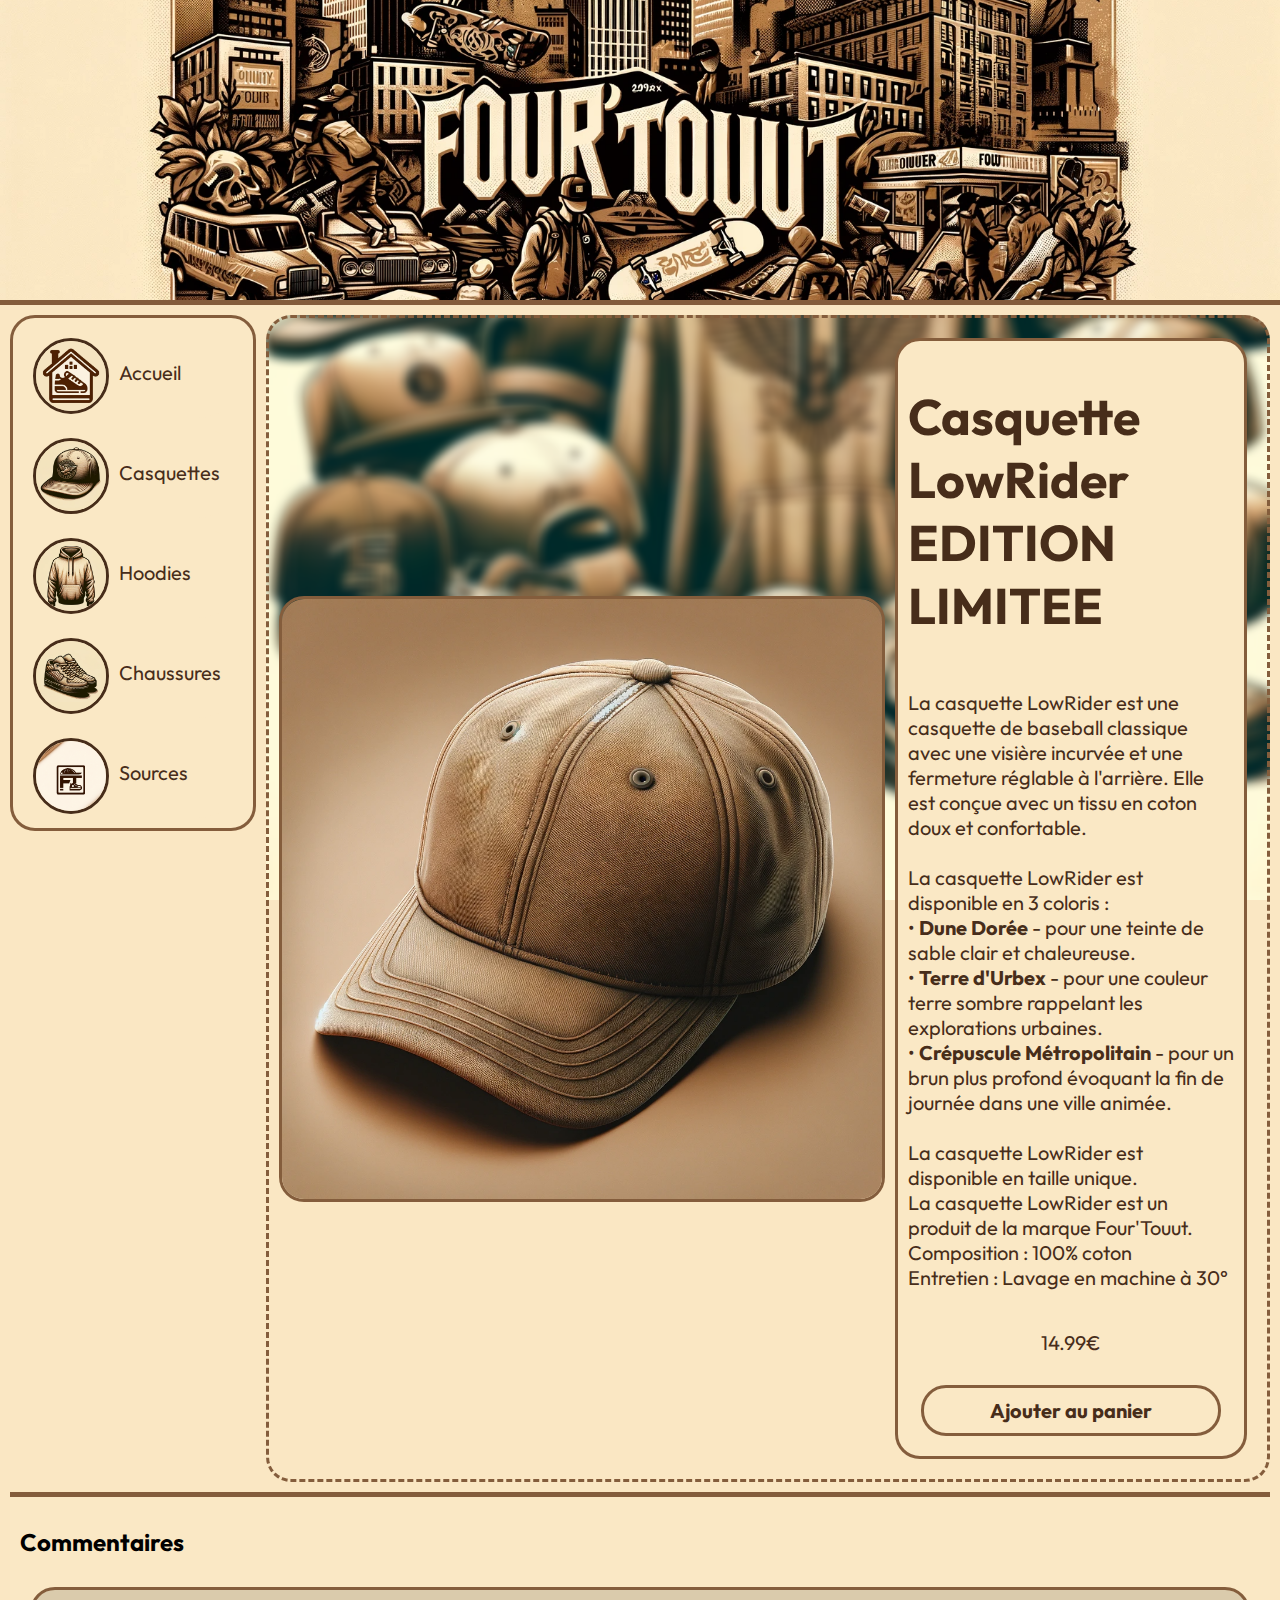
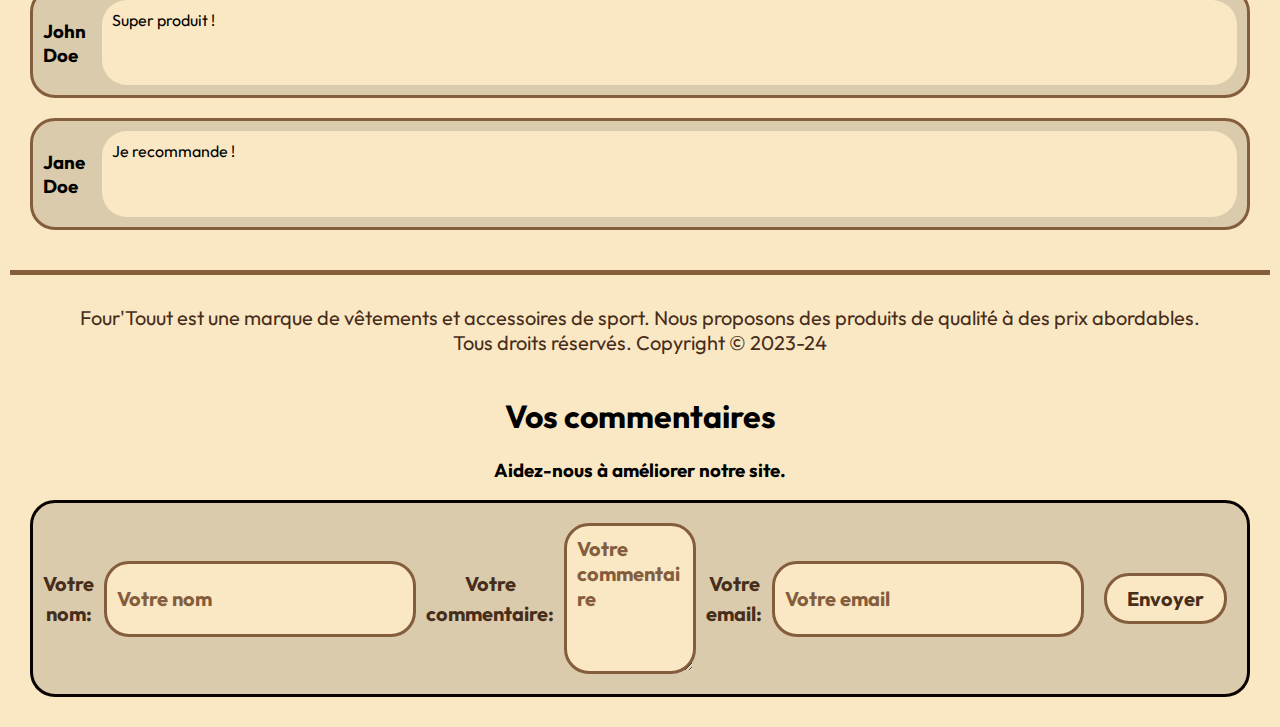
<file: pages/casquettes/casquette2.html>
<!DOCTYPE html>
<html lang="fr">
<head>
	<meta charset="UTF-8">
	<meta name="viewport" content="width=device-width, initial-scale=1.0">
	<link rel="icon" type="image/x-icon" href="/images/favicon/favicon-icoo.ico">
	<link rel="stylesheet" href="../../style.css">
	<link rel="preconnect" href="https://fonts.googleapis.com">
	<link rel="preconnect" href="https://fonts.gstatic.com" crossorigin>
	<link href="https://fonts.googleapis.com/css2?family=Outfit&display=swap" rel="stylesheet">
	<title>Four'Touut - Casquette LowRider</title>
</head>
<body>

<header>
	<img src="../../images/bgs/background.png" alt="Four'Touut bg">
</header>

<div class="container">

	<nav>
		<ul>
			<li>
				<a href="../../index.html" class="a-overlay">
					<img src="../../images/icons/home-icon2-500.png" alt="home logo">
					<span>Accueil</span>
				</a>
			<li>
				<a href="../casquettes.html" class="a-overlay">
					<img src="../../images/icons/casquette_500.png" alt="casquette logo">
					<span>Casquettes</span>
				</a>
			</li>

			<li>
				<a href="../hoodies.html" class="a-overlay">
					<img src="../../images/icons/hoodies_520.png" alt="hoodies logo">
					<span>Hoodies</span>
				</a>
			</li>

			<li>
				<a href="../chaussures.html" class="a-overlay">
					<img src="../../images/icons/chaussure_500.png" alt="chaussure logo">
					<span>Chaussures</span>
				</a>
			</li>

			<li>
				<a href="../sources.html" class="a-overlay">
					<img src="../../images/icons/icon.png" alt="chaussure logo">
					<span>Sources</span>
				</a>

		</ul>
	</nav>

	<main>
		<!-- Page de présentation du produit -->
		<div class="product-presentation">
			<!-- Image du produit -->
			<div class="product-presentation__img">
				<img src="../../images/products/img-casquette2.png" alt="casquette2">
			</div>
			<!-- Description du produit -->
			<div class="product-presentation__description">
				<h1>Casquette LowRider <br>
					EDITION LIMITEE</h1>
				<p>
					La casquette LowRider est une casquette de baseball classique avec une visière incurvée et une
					fermeture réglable à l'arrière. Elle est conçue avec un tissu en coton doux et confortable. <br>
					<br>
					La casquette LowRider est disponible en 3 coloris : <br>
					• <b>Dune Dorée</b> - pour une teinte de sable clair et chaleureuse. <br>
					• <b>Terre d'Urbex</b> - pour une couleur terre sombre rappelant les explorations urbaines. <br>
					• <b>Crépuscule Métropolitain</b> - pour un brun plus profond évoquant la fin de journée dans une ville animée. <br>
					<br>
					La casquette LowRider est disponible en taille unique. <br>
					La casquette LowRider est un produit de la marque Four'Touut. <br>
					Composition : 100% coton <br>
					Entretien : Lavage en machine à 30° <br>
				</p>
				<p>14.99€</p>
				<!-- Bouton d'ajout au panier -->
				<button>Ajouter au panier</button>
			</div>
		</div>

		<!-- Section des commentaires -->
		<section class="comments">
			<h2>Commentaires</h2>
			<!-- Commentaire 1 -->
			<div class="comments__comment">
				<h3>John Doe</h3>
				<span>Super produit !</span>
			</div>
			<!-- Commentaire 2 -->
			<div class="comments__comment">
				<h3>Jane Doe</h3>
				<span>Je recommande !</span>
			</div>
		</section>
	</main>



</div>

<footer>
	<div class="footer__text">
		<p>Four'Touut est une marque de vêtements et accessoires de sport. Nous proposons des produits de
			qualité à des prix abordables. <br> Tous droits réservés. Copyright © 2023-24</p>
	</div>
	<div class="footer__form">
		<h1>Vos commentaires</h1>
		<h3>Aidez-nous à améliorer notre site.</h3>

		<form action="">

			<!-- Votre nom -->
			<label for="name">Votre nom: </label>
			<input type="text" id="name" name="name" placeholder="Votre nom"> <br>
			<!-- Votre commentaire -->
			<label for="comment">Votre commentaire: </label>
			<textarea name="comment" id="comment" cols="30" rows="5" placeholder="Votre commentaire"></textarea>
			<br>
			<!-- Votre email -->
			<label for="email">Votre email: </label>
			<input type="email" id="email" name="email" placeholder="Votre email"> <br>

			<!-- Envoyer -->
			<input type="submit" value="Envoyer">

		</form>
	</div>
</footer>
</body>
</html>
</file>
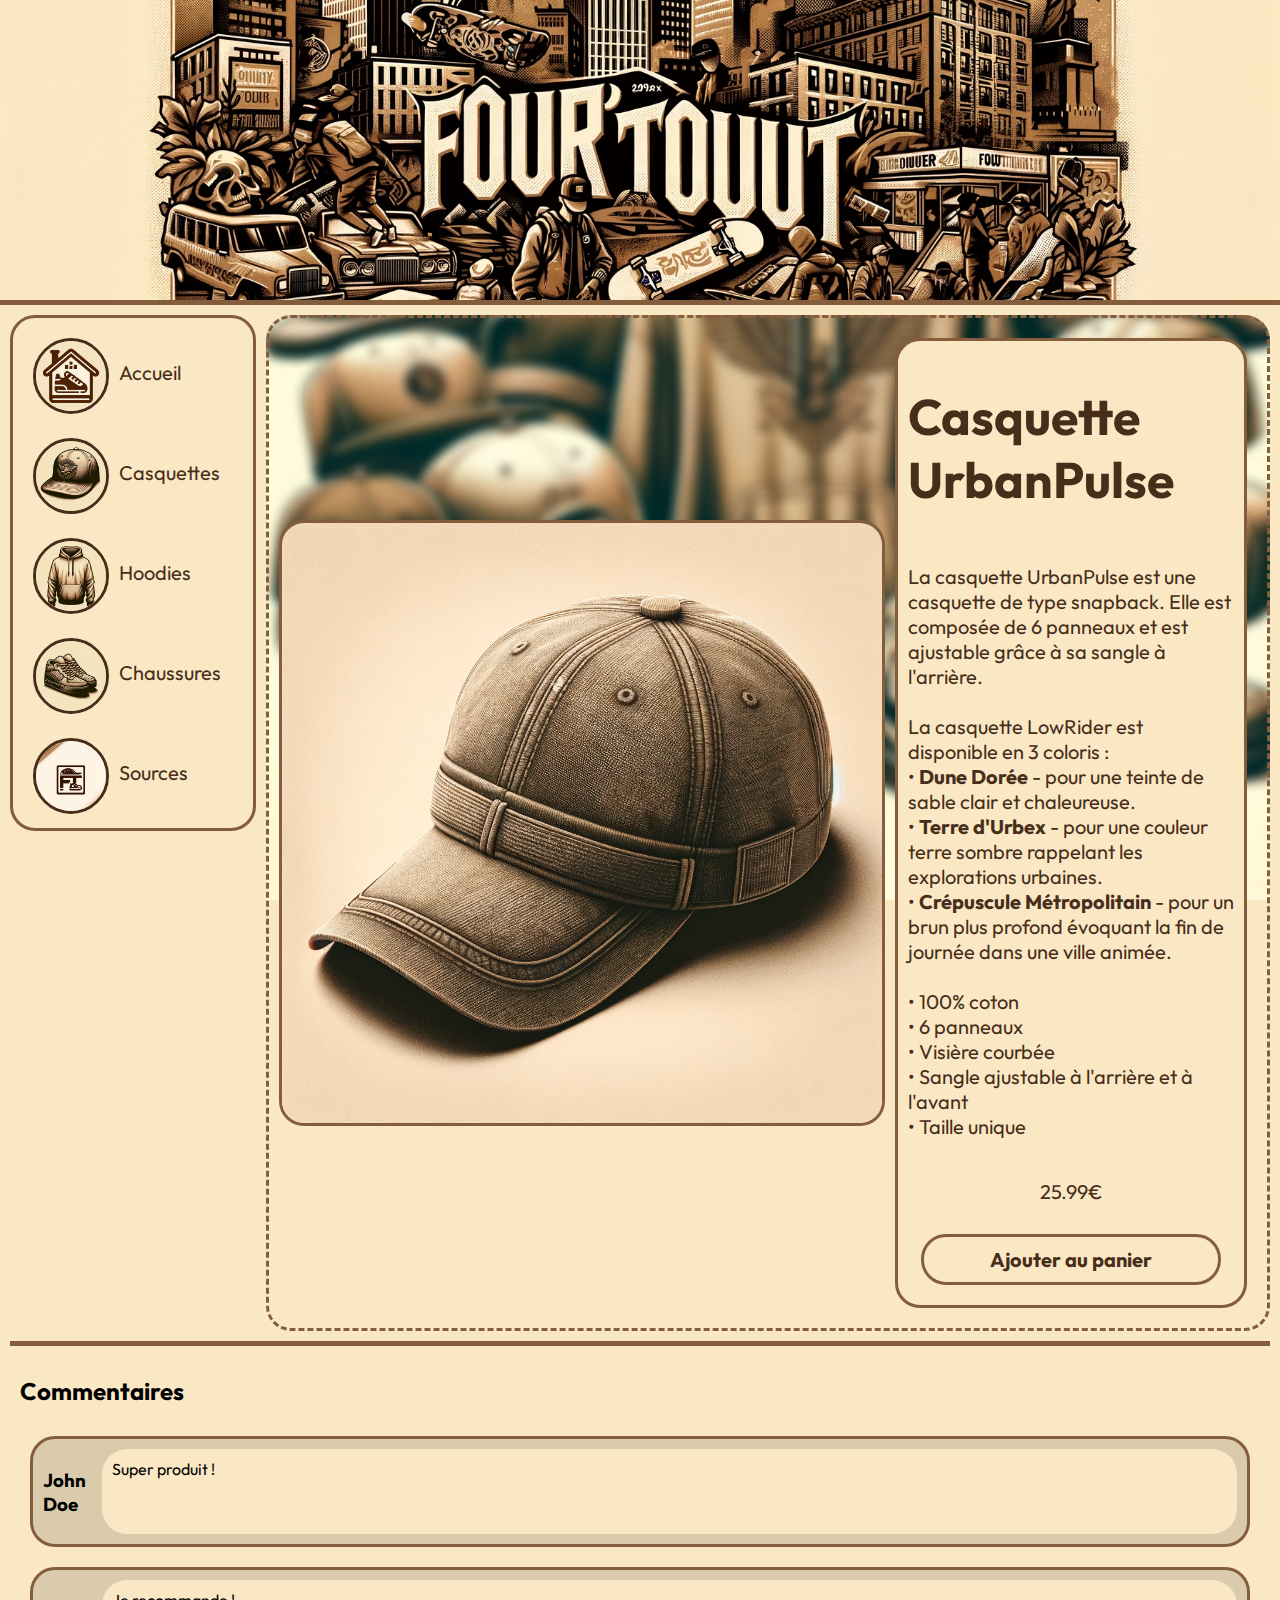
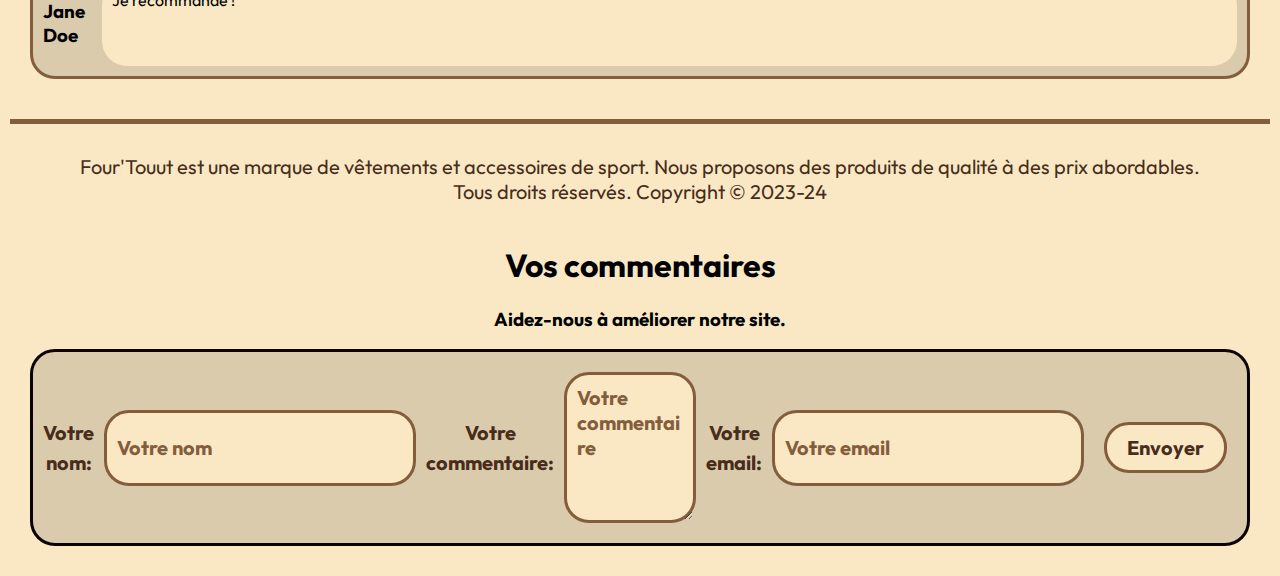
<file: pages/casquettes/casquette3.html>
<!DOCTYPE html>
<html lang="fr">
<head>
	<meta charset="UTF-8">
	<meta name="viewport" content="width=device-width, initial-scale=1.0">
	<link rel="icon" type="image/x-icon" href="/images/favicon/favicon-icoo.ico">
	<link rel="stylesheet" href="../../style.css">
	<link rel="preconnect" href="https://fonts.googleapis.com">
	<link rel="preconnect" href="https://fonts.gstatic.com" crossorigin>
	<link href="https://fonts.googleapis.com/css2?family=Outfit&display=swap" rel="stylesheet">
	<title>Four'Touut - Casquette UrbanPulse</title>
</head>
<body>

<header>
	<img src="../../images/bgs/background.png" alt="Four'Touut bg">
</header>

<div class="container">

	<nav>
		<ul>
			<li>
				<a href="../../index.html" class="a-overlay">
					<img src="../../images/icons/home-icon2-500.png" alt="home logo">
					<span>Accueil</span>
				</a>
			<li>
				<a href="../casquettes.html" class="a-overlay">
					<img src="../../images/icons/casquette_500.png" alt="casquette logo">
					<span>Casquettes</span>
				</a>
			</li>

			<li>
				<a href="../hoodies.html" class="a-overlay">
					<img src="../../images/icons/hoodies_520.png" alt="hoodies logo">
					<span>Hoodies</span>
				</a>
			</li>

			<li>
				<a href="../chaussures.html" class="a-overlay">
					<img src="../../images/icons/chaussure_500.png" alt="chaussure logo">
					<span>Chaussures</span>
				</a>
			</li>

			<li>
				<a href="../sources.html" class="a-overlay">
					<img src="../../images/icons/icon.png" alt="chaussure logo">
					<span>Sources</span>
				</a>

		</ul>
	</nav>

	<main>
		<!-- Page de présentation du produit -->
		<div class="product-presentation">
			<!-- Image du produit -->
			<div class="product-presentation__img">
				<img src="../../images/products/img-casquette3.png" alt="casquette2">
			</div>
			<!-- Description du produit -->
			<div class="product-presentation__description">
				<h1>Casquette UrbanPulse</h1>
				<p>
					La casquette UrbanPulse est une casquette de type snapback. Elle est composée de 6 panneaux et
					est
					ajustable grâce à sa sangle à l'arrière.
					<br>
					<br>

					La casquette LowRider est disponible en 3 coloris : <br>
					• <b>Dune Dorée</b> - pour une teinte de sable clair et chaleureuse. <br>
					• <b>Terre d'Urbex</b> - pour une couleur terre sombre rappelant les explorations urbaines. <br>
					• <b>Crépuscule Métropolitain</b> - pour un brun plus profond évoquant la fin de journée dans une ville animée. <br>
					<br>
					• 100% coton <br>
					• 6 panneaux <br>
					• Visière courbée <br>
					• Sangle ajustable à l'arrière et à l'avant <br>
					• Taille unique <br>

				</p>
				<p>25.99€</p>
				<!-- Bouton d'ajout au panier -->
				<button>Ajouter au panier</button>
			</div>
		</div>

		<!-- Section des commentaires -->
		<section class="comments">
			<h2>Commentaires</h2>
			<!-- Commentaire 1 -->
			<div class="comments__comment">
				<h3>John Doe</h3>
				<span>Super produit !</span>
			</div>
			<!-- Commentaire 2 -->
			<div class="comments__comment">
				<h3>Jane Doe</h3>
				<span>Je recommande !</span>
			</div>
		</section>
	</main>



</div>

<footer>
	<div class="footer__text">
		<p>Four'Touut est une marque de vêtements et accessoires de sport. Nous proposons des produits de
			qualité à des prix abordables. <br> Tous droits réservés. Copyright © 2023-24</p>
	</div>
	<div class="footer__form">
		<h1>Vos commentaires</h1>
		<h3>Aidez-nous à améliorer notre site.</h3>

		<form action="">

			<!-- Votre nom -->
			<label for="name">Votre nom: </label>
			<input type="text" id="name" name="name" placeholder="Votre nom"> <br>
			<!-- Votre commentaire -->
			<label for="comment">Votre commentaire: </label>
			<textarea name="comment" id="comment" cols="30" rows="5" placeholder="Votre commentaire"></textarea>
			<br>
			<!-- Votre email -->
			<label for="email">Votre email: </label>
			<input type="email" id="email" name="email" placeholder="Votre email"> <br>

			<!-- Envoyer -->
			<input type="submit" value="Envoyer">

		</form>
	</div>
</footer>
</body>
</html>
</file>
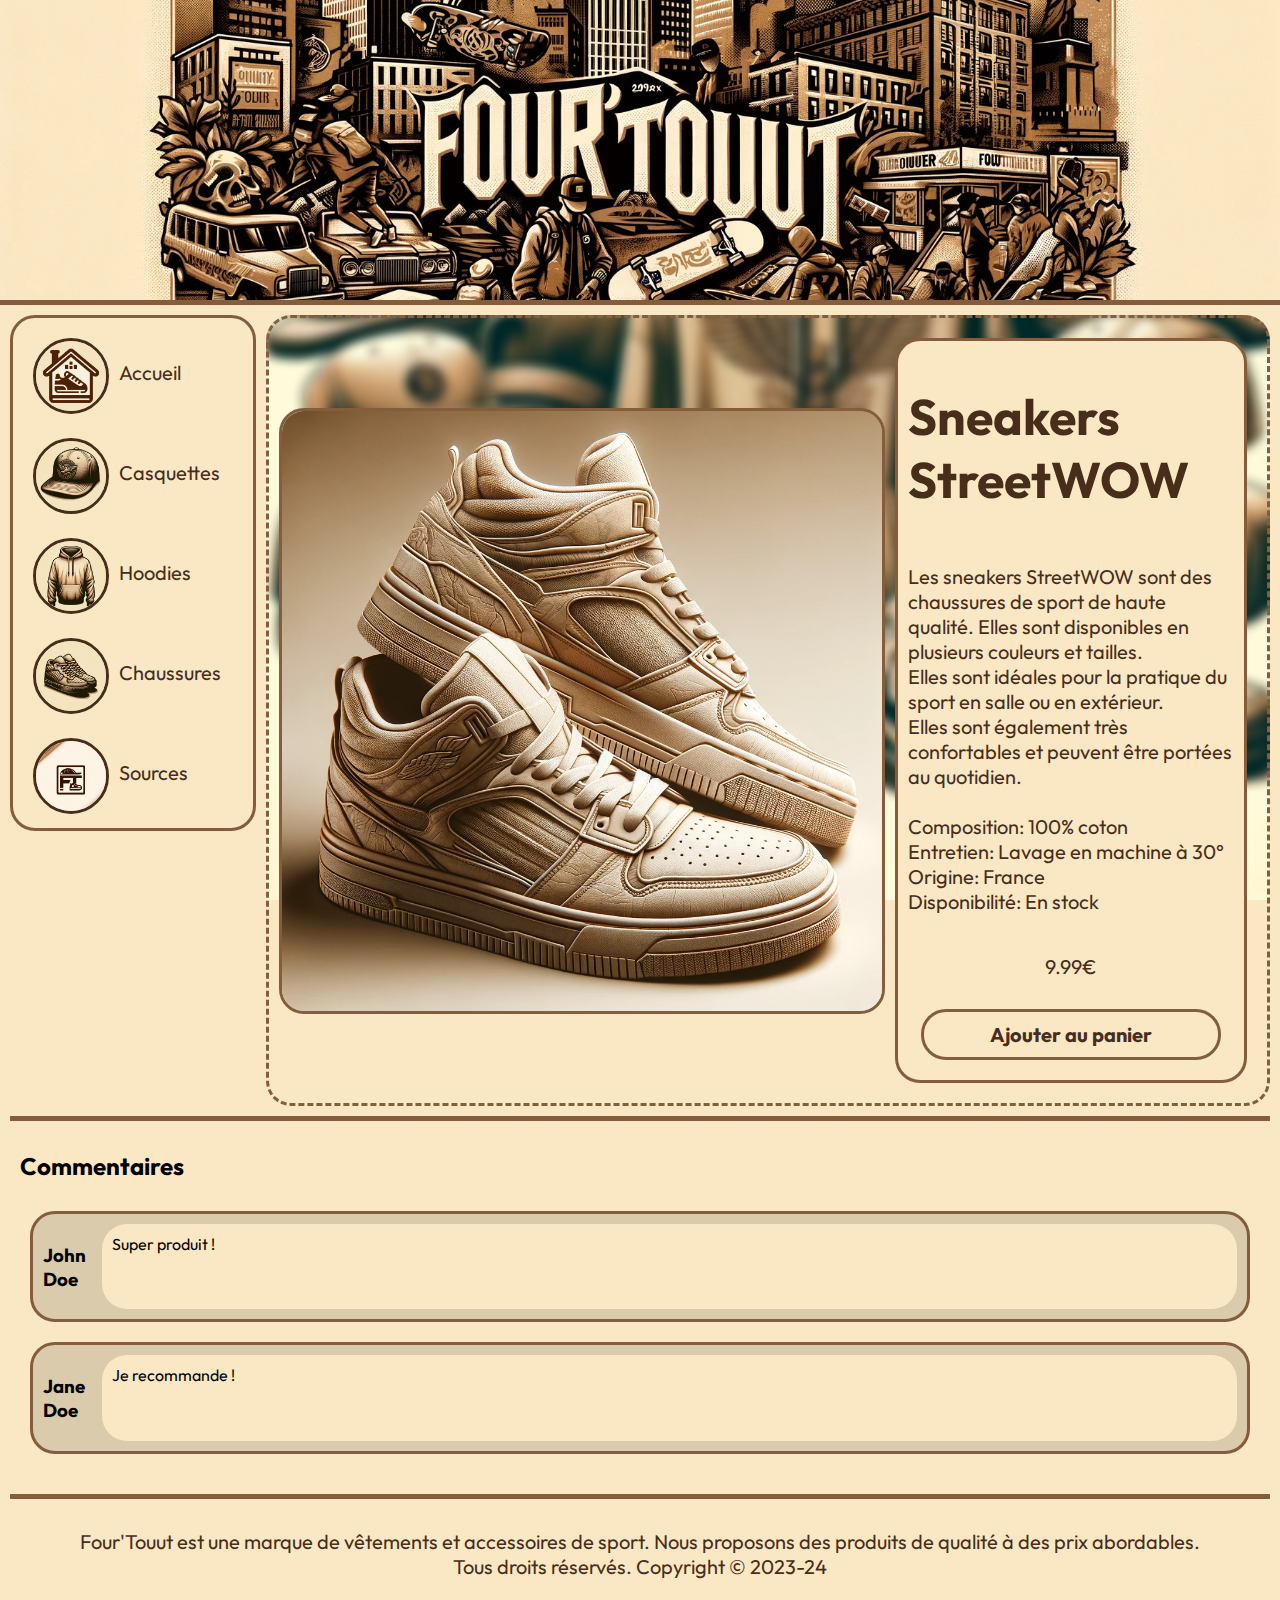
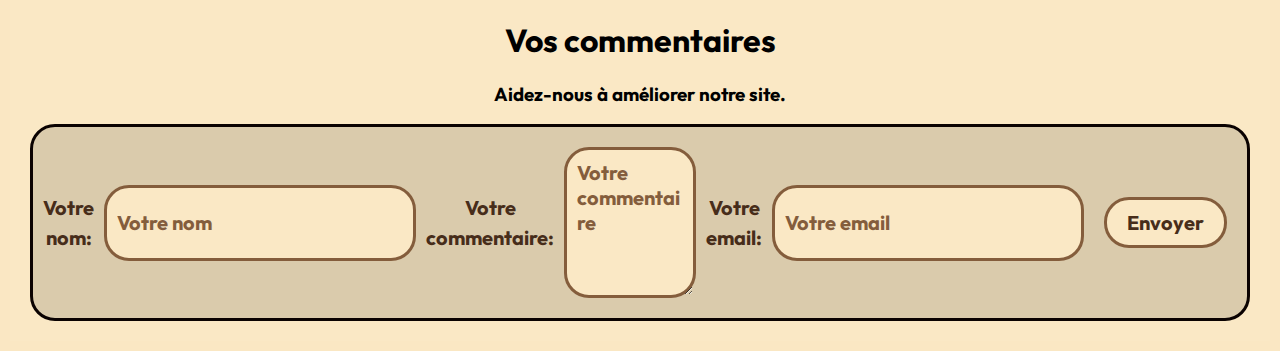
<file: pages/chaussures/chaussure1.html>
<!DOCTYPE html>
<html lang="fr">
<head>
	<meta charset="UTF-8">
	<meta name="viewport" content="width=device-width, initial-scale=1.0">
	<link rel="icon" type="image/x-icon" href="/images/favicon/favicon-icoo.ico">
	<link rel="stylesheet" href="../../style.css">
	<link rel="preconnect" href="https://fonts.googleapis.com">
	<link rel="preconnect" href="https://fonts.gstatic.com" crossorigin>
	<link href="https://fonts.googleapis.com/css2?family=Outfit&display=swap" rel="stylesheet">
	<title>Four'Touut - Chaussure StreetWow</title>
</head>
<body>

<header>
	<img src="../../images/bgs/background.png" alt="Four'Touut bg">
</header>

<div class="container">

	<nav>
		<ul>
			<li>
				<a href="../../index.html" class="a-overlay">
					<img src="../../images/icons/home-icon2-500.png" alt="home logo">
					<span>Accueil</span>
				</a>
			<li>
				<a href="../casquettes.html" class="a-overlay">
					<img src="../../images/icons/casquette_500.png" alt="casquette logo">
					<span>Casquettes</span>
				</a>
			</li>

			<li>
				<a href="../hoodies.html" class="a-overlay">
					<img src="../../images/icons/hoodies_520.png" alt="hoodies logo">
					<span>Hoodies</span>
				</a>
			</li>

			<li>
				<a href="../chaussures.html" class="a-overlay">
					<img src="../../images/icons/chaussure_500.png" alt="chaussure logo">
					<span>Chaussures</span>
				</a>
			</li>

			<li>
				<a href="../sources.html" class="a-overlay">
					<img src="../../images/icons/icon.png" alt="chaussure logo">
					<span>Sources</span>
				</a>

		</ul>
	</nav>

	<main>
		<!-- Page de présentation du produit -->
		<div class="product-presentation">
			<!-- Image du produit -->
			<div class="product-presentation__img">
				<img src="../../images/products/img-sneakers.png" alt="sneakers">
			</div>
			<!-- Description du produit -->
			<div class="product-presentation__description">
				<h1>Sneakers StreetWOW<br>
				</h1>
				<p>
					Les sneakers StreetWOW sont des chaussures de sport de haute qualité. Elles sont disponibles en
					plusieurs couleurs et tailles. <br>
					Elles sont idéales pour la pratique du sport en salle ou en extérieur. <br>
					Elles sont également très confortables et peuvent être portées au quotidien.
					<br>
					<br>
					<span>Composition: </span> 100% coton <br>
					<span>Entretien: </span> Lavage en machine à 30° <br>
					<span>Origine: </span> France <br>
					<span>Disponibilité: </span> En stock <br>

				</p>
				<p>9.99€</p>
				<!-- Bouton d'ajout au panier -->
				<button>Ajouter au panier</button>
			</div>
		</div>

		<!-- Section des commentaires -->
		<section class="comments">
			<h2>Commentaires</h2>
			<!-- Commentaire 1 -->
			<div class="comments__comment">
				<h3>John Doe</h3>
				<span>Super produit !</span>
			</div>
			<!-- Commentaire 2 -->
			<div class="comments__comment">
				<h3>Jane Doe</h3>
				<span>Je recommande !</span>
			</div>
		</section>
	</main>



</div>

<footer>
	<div class="footer__text">
		<p>Four'Touut est une marque de vêtements et accessoires de sport. Nous proposons des produits de
			qualité à des prix abordables. <br> Tous droits réservés. Copyright © 2023-24</p>
	</div>
	<div class="footer__form">
		<h1>Vos commentaires</h1>
		<h3>Aidez-nous à améliorer notre site.</h3>

		<form action="">

			<!-- Votre nom -->
			<label for="name">Votre nom: </label>
			<input type="text" id="name" name="name" placeholder="Votre nom"> <br>
			<!-- Votre commentaire -->
			<label for="comment">Votre commentaire: </label>
			<textarea name="comment" id="comment" cols="30" rows="5" placeholder="Votre commentaire"></textarea>
			<br>
			<!-- Votre email -->
			<label for="email">Votre email: </label>
			<input type="email" id="email" name="email" placeholder="Votre email"> <br>

			<!-- Envoyer -->
			<input type="submit" value="Envoyer">

		</form>
	</div>
</footer>
</body>
</html>
</file>
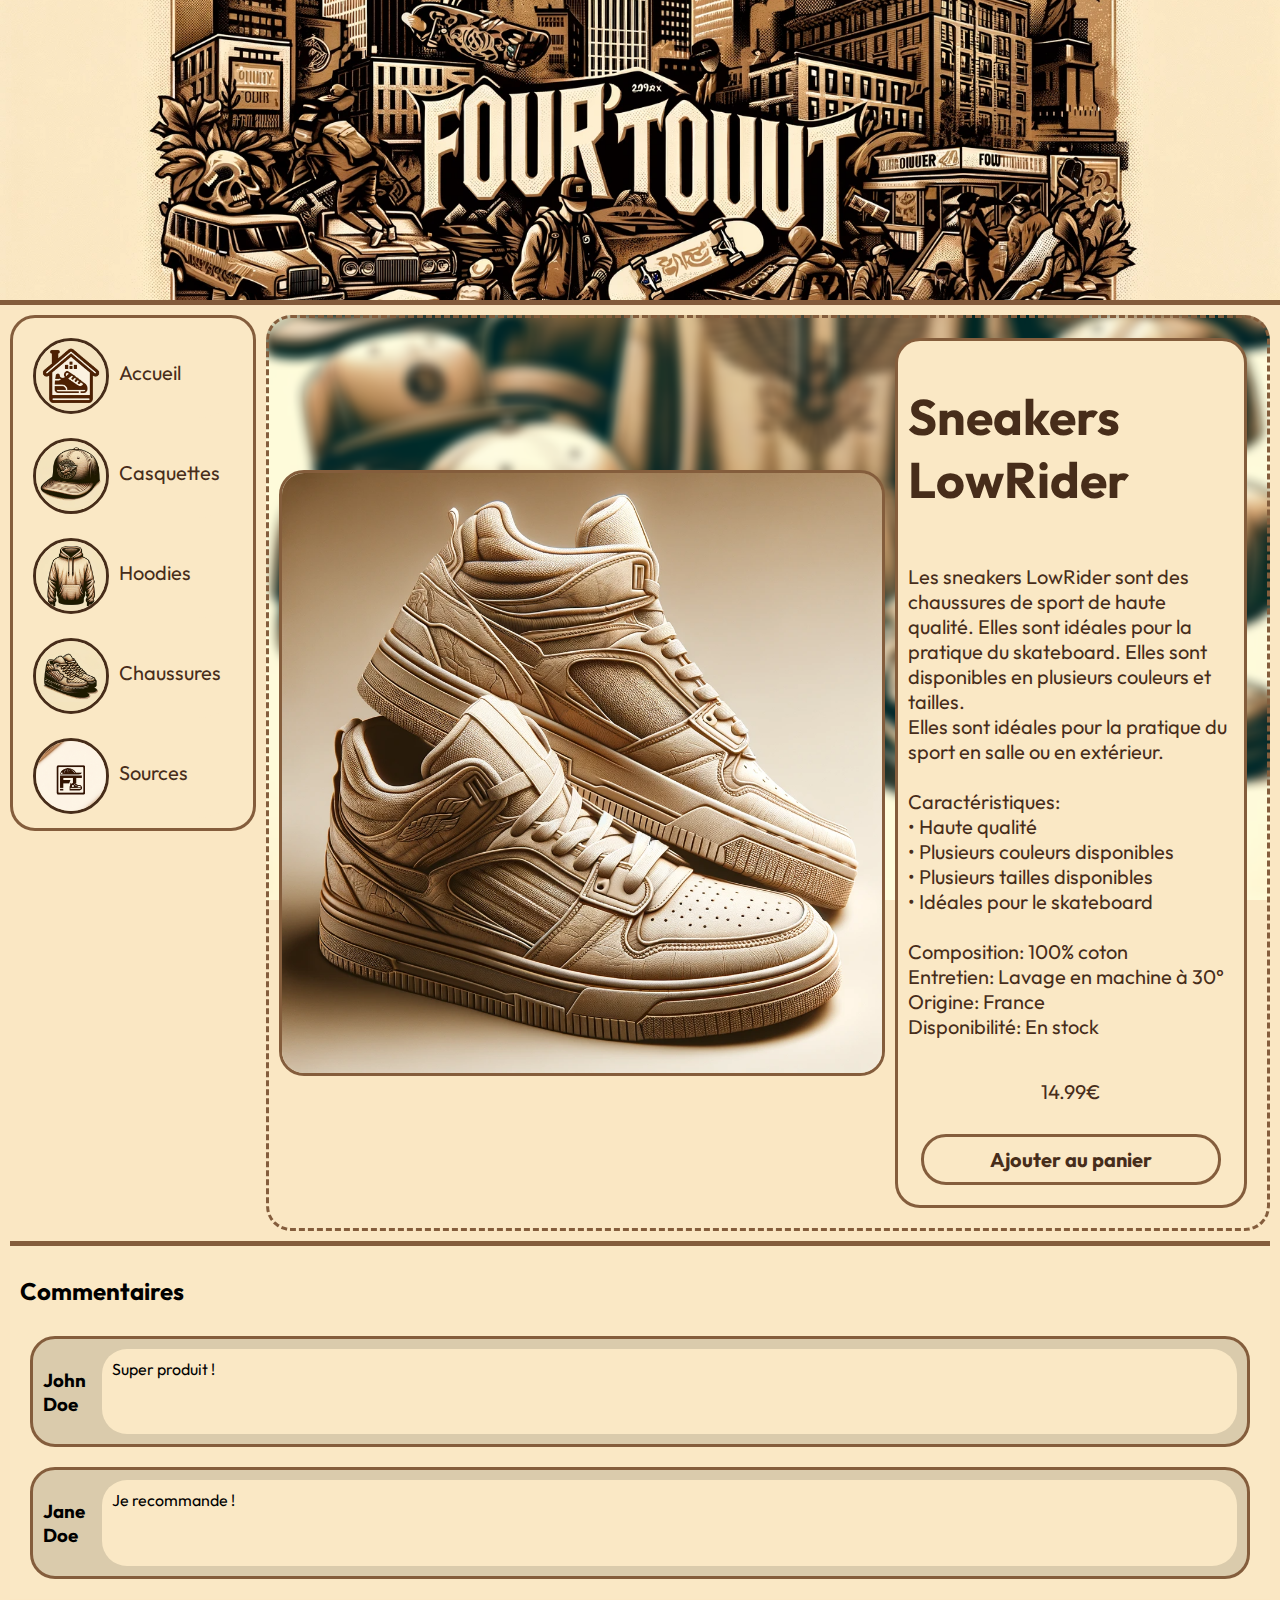
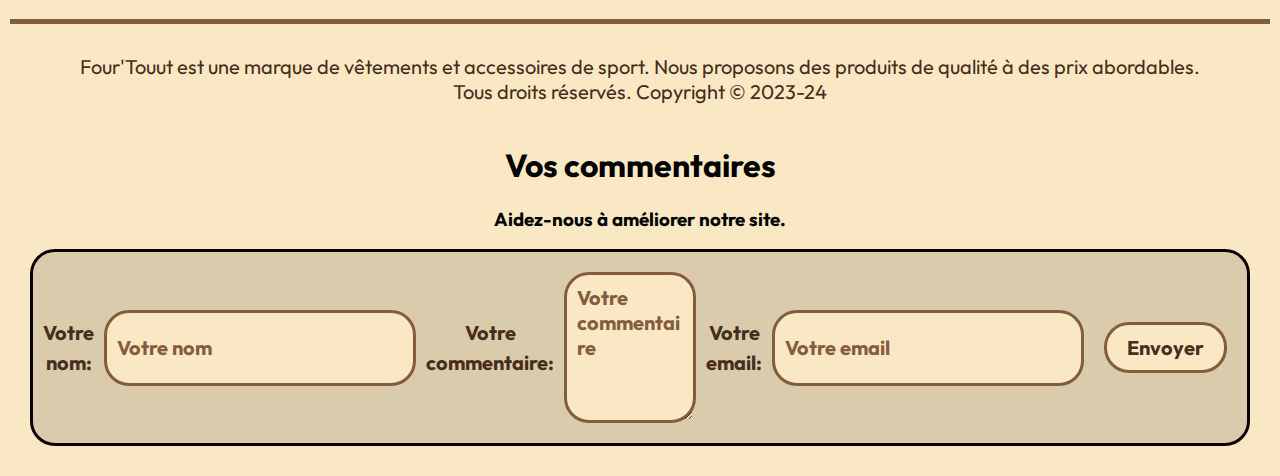
<file: pages/chaussures/chaussure2.html>
<!DOCTYPE html>
<html lang="fr">
<head>
	<meta charset="UTF-8">
	<meta name="viewport" content="width=device-width, initial-scale=1.0">
	<link rel="icon" type="image/x-icon" href="/images/favicon/favicon-icoo.ico">
	<link rel="stylesheet" href="../../style.css">
	<link rel="preconnect" href="https://fonts.googleapis.com">
	<link rel="preconnect" href="https://fonts.gstatic.com" crossorigin>
	<link href="https://fonts.googleapis.com/css2?family=Outfit&display=swap" rel="stylesheet">
	<title>Four'Touut - Chaussure LowRider</title>
</head>
<body>

<header>
	<img src="../../images/bgs/background.png" alt="Four'Touut bg">
</header>

<div class="container">

	<nav>
		<ul>
			<li>
				<a href="../../index.html" class="a-overlay">
					<img src="../../images/icons/home-icon2-500.png" alt="home logo">
					<span>Accueil</span>
				</a>
			<li>
				<a href="../casquettes.html" class="a-overlay">
					<img src="../../images/icons/casquette_500.png" alt="casquette logo">
					<span>Casquettes</span>
				</a>
			</li>

			<li>
				<a href="../hoodies.html" class="a-overlay">
					<img src="../../images/icons/hoodies_520.png" alt="hoodies logo">
					<span>Hoodies</span>
				</a>
			</li>

			<li>
				<a href="../chaussures.html" class="a-overlay">
					<img src="../../images/icons/chaussure_500.png" alt="chaussure logo">
					<span>Chaussures</span>
				</a>
			</li>

			<li>
				<a href="../sources.html" class="a-overlay">
					<img src="../../images/icons/icon.png" alt="chaussure logo">
					<span>Sources</span>
				</a>

		</ul>
	</nav>

	<main>
		<!-- Page de présentation du produit -->
		<div class="product-presentation">
			<!-- Image du produit -->
			<div class="product-presentation__img">
				<img src="../../images/products/img-sneakers.png" alt="sneakers">
			</div>
			<!-- Description du produit -->
			<div class="product-presentation__description">
				<h1>Sneakers LowRider<br>
				</h1>
				<p>
					Les sneakers LowRider sont des chaussures de sport de haute qualité. Elles sont idéales pour la
					pratique du skateboard. Elles sont disponibles en plusieurs couleurs et tailles. <br>
					Elles sont idéales pour la pratique du sport en salle ou en extérieur. <br>

					<br>
					<span>Caractéristiques:</span> <br>
					• Haute qualité <br>
					• Plusieurs couleurs disponibles <br>
					• Plusieurs tailles disponibles <br>
					• Idéales pour le skateboard <br>
					<br>
					<span>Composition: </span> 100% coton <br>
					<span>Entretien: </span> Lavage en machine à 30° <br>
					<span>Origine: </span> France <br>
					<span>Disponibilité: </span> En stock <br>
				</p>
				<p>14.99€</p>
				<!-- Bouton d'ajout au panier -->
				<button>Ajouter au panier</button>
			</div>
		</div>

		<!-- Section des commentaires -->
		<section class="comments">
			<h2>Commentaires</h2>
			<!-- Commentaire 1 -->
			<div class="comments__comment">
				<h3>John Doe</h3>
				<span>Super produit !</span>
			</div>
			<!-- Commentaire 2 -->
			<div class="comments__comment">
				<h3>Jane Doe</h3>
				<span>Je recommande !</span>
			</div>
		</section>
	</main>


</div>

<footer>
	<div class="footer__text">
		<p>Four'Touut est une marque de vêtements et accessoires de sport. Nous proposons des produits de
			qualité à des prix abordables. <br> Tous droits réservés. Copyright © 2023-24</p>
	</div>
	<div class="footer__form">
		<h1>Vos commentaires</h1>
		<h3>Aidez-nous à améliorer notre site.</h3>

		<form action="">

			<!-- Votre nom -->
			<label for="name">Votre nom: </label>
			<input type="text" id="name" name="name" placeholder="Votre nom"> <br>
			<!-- Votre commentaire -->
			<label for="comment">Votre commentaire: </label>
			<textarea name="comment" id="comment" cols="30" rows="5" placeholder="Votre commentaire"></textarea>
			<br>
			<!-- Votre email -->
			<label for="email">Votre email: </label>
			<input type="email" id="email" name="email" placeholder="Votre email"> <br>

			<!-- Envoyer -->
			<input type="submit" value="Envoyer">

		</form>
	</div>
</footer>
</body>
</html>
</file>
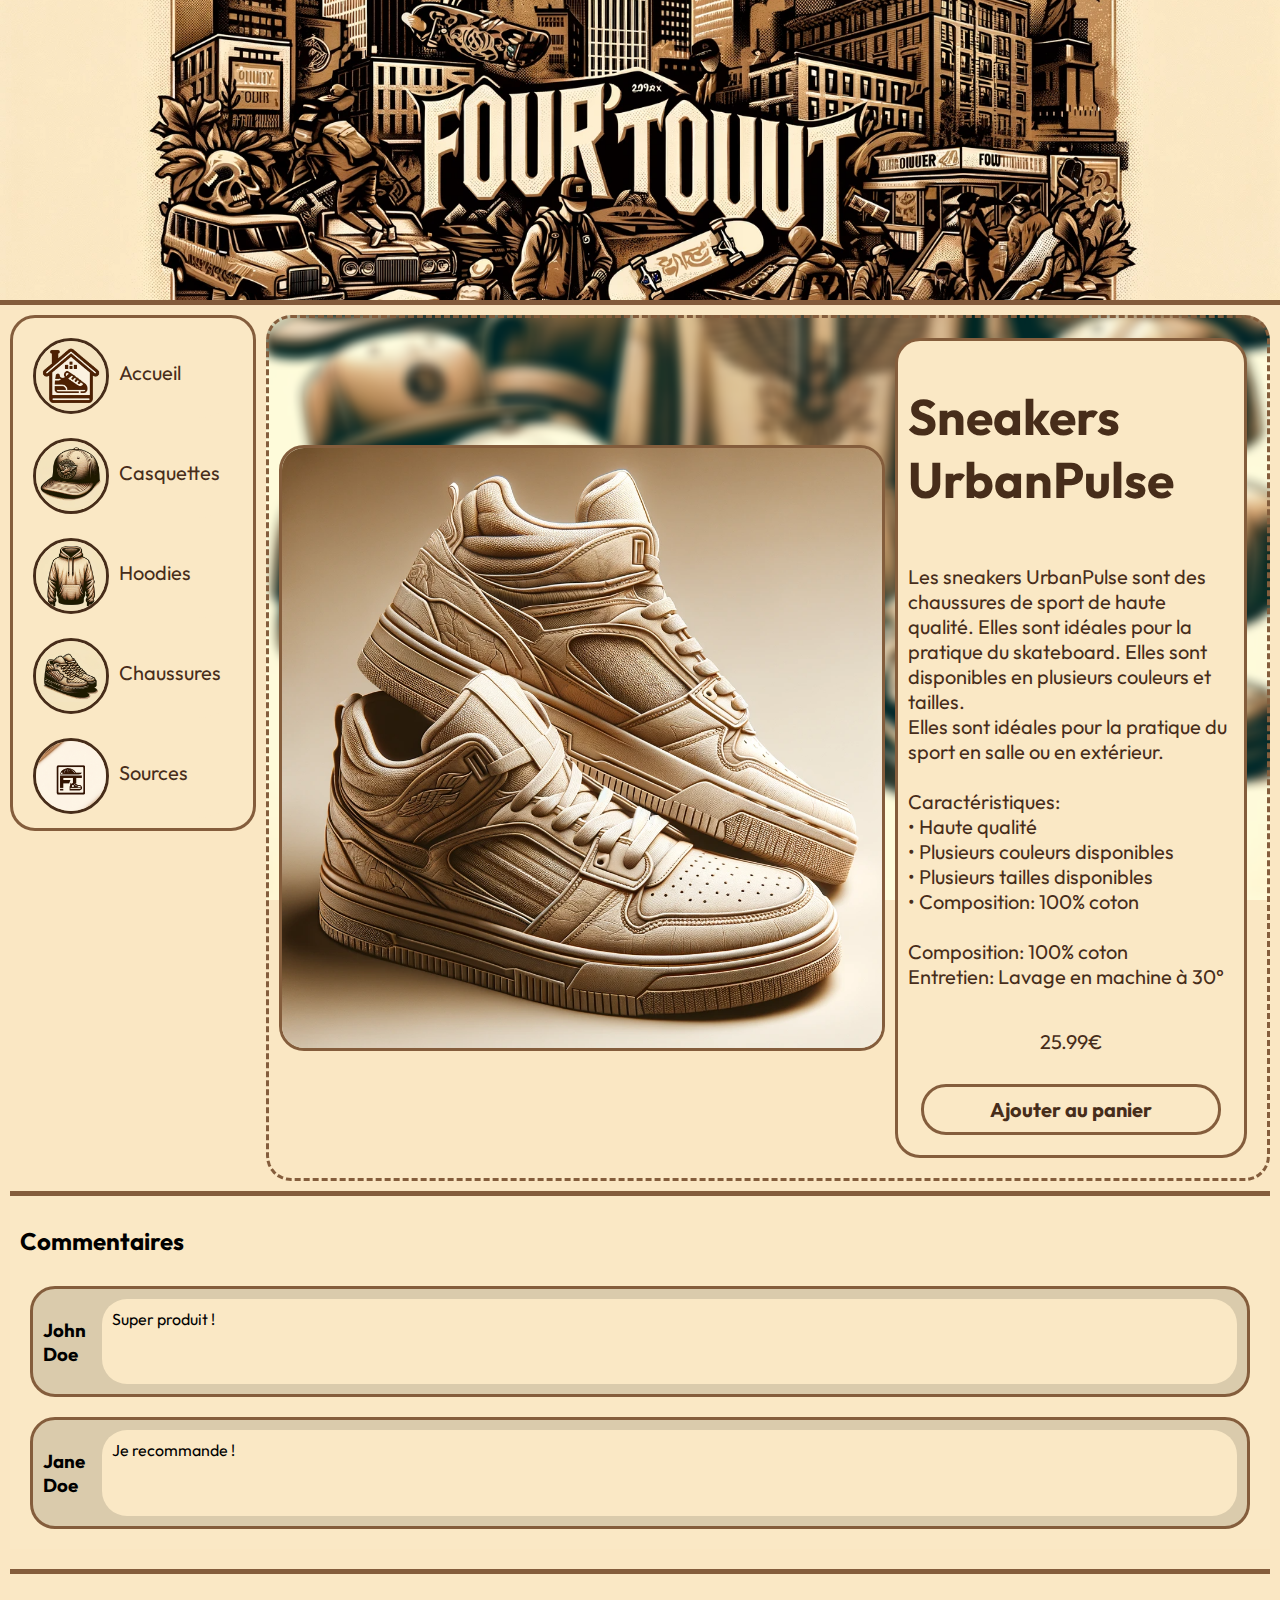
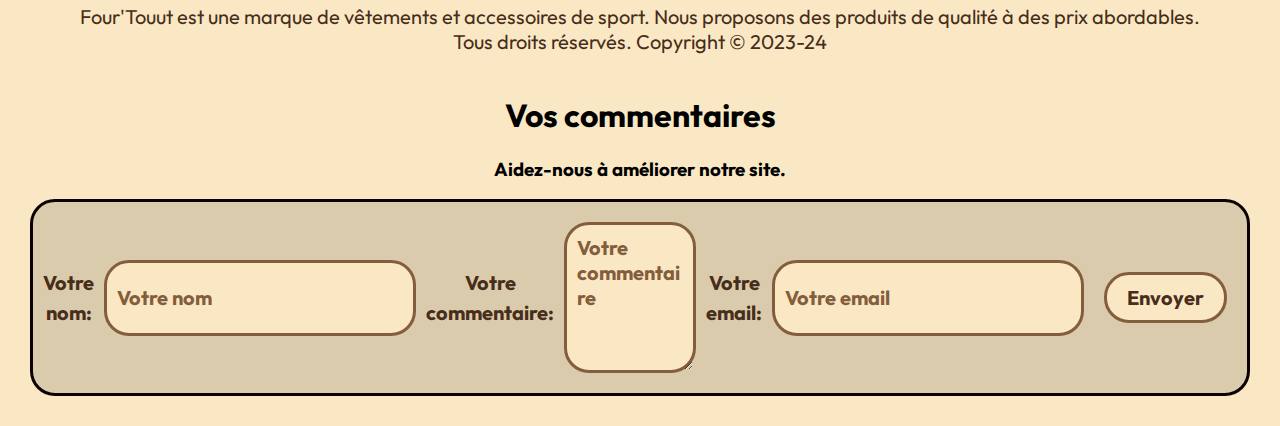
<file: pages/chaussures/chaussure3.html>
<!DOCTYPE html>
<html lang="fr">
<head>
	<meta charset="UTF-8">
	<meta name="viewport" content="width=device-width, initial-scale=1.0">
	<link rel="icon" type="image/x-icon" href="/images/favicon/favicon-icoo.ico">
	<link rel="stylesheet" href="../../style.css">
	<link rel="preconnect" href="https://fonts.googleapis.com">
	<link rel="preconnect" href="https://fonts.gstatic.com" crossorigin>
	<link href="https://fonts.googleapis.com/css2?family=Outfit&display=swap" rel="stylesheet">
	<title>Four'Touut - Chaussure UrbanPulse</title>
</head>
<body>

<header>
	<img src="../../images/bgs/background.png" alt="Four'Touut bg">
</header>

<div class="container">

	<nav>
		<ul>
			<li>
				<a href="../../index.html" class="a-overlay">
					<img src="../../images/icons/home-icon2-500.png" alt="home logo">
					<span>Accueil</span>
				</a>
			<li>
				<a href="../casquettes.html" class="a-overlay">
					<img src="../../images/icons/casquette_500.png" alt="casquette logo">
					<span>Casquettes</span>
				</a>
			</li>

			<li>
				<a href="../hoodies.html" class="a-overlay">
					<img src="../../images/icons/hoodies_520.png" alt="hoodies logo">
					<span>Hoodies</span>
				</a>
			</li>

			<li>
				<a href="../chaussures.html" class="a-overlay">
					<img src="../../images/icons/chaussure_500.png" alt="chaussure logo">
					<span>Chaussures</span>
				</a>
			</li>

			<li>
				<a href="../sources.html" class="a-overlay">
					<img src="../../images/icons/icon.png" alt="chaussure logo">
					<span>Sources</span>
				</a>

		</ul>
	</nav>

	<main>
		<!-- Page de présentation du produit -->
		<div class="product-presentation">
			<!-- Image du produit -->
			<div class="product-presentation__img">
				<img src="../../images/products/img-sneakers.png" alt="sneakers">
			</div>
			<!-- Description du produit -->
			<div class="product-presentation__description">
				<h1>Sneakers UrbanPulse<br>
				</h1>
				<p>
					Les sneakers UrbanPulse sont des chaussures de sport de haute qualité. Elles sont idéales pour
					la
					pratique du skateboard. Elles sont disponibles en plusieurs couleurs et tailles. <br>
					Elles sont idéales pour la pratique du sport en salle ou en extérieur. <br>
					<br>
					<span>Caractéristiques:</span> <br>
					• Haute qualité <br>
					• Plusieurs couleurs disponibles <br>
					• Plusieurs tailles disponibles <br>
					• Composition: 100% coton <br>
					<br>
					<span>Composition: </span> 100% coton <br>
					<span>Entretien: </span> Lavage en machine à 30° <br>
				</p>
				<p>25.99€</p>
				<!-- Bouton d'ajout au panier -->
				<button>Ajouter au panier</button>
			</div>
		</div>

		<!-- Section des commentaires -->
		<section class="comments">
			<h2>Commentaires</h2>
			<!-- Commentaire 1 -->
			<div class="comments__comment">
				<h3>John Doe</h3>
				<span>Super produit !</span>
			</div>
			<!-- Commentaire 2 -->
			<div class="comments__comment">
				<h3>Jane Doe</h3>
				<span>Je recommande !</span>
			</div>
		</section>
	</main>


</div>

<footer>
	<div class="footer__text">
		<p>Four'Touut est une marque de vêtements et accessoires de sport. Nous proposons des produits de
			qualité à des prix abordables. <br> Tous droits réservés. Copyright © 2023-24</p>
	</div>
	<div class="footer__form">
		<h1>Vos commentaires</h1>
		<h3>Aidez-nous à améliorer notre site.</h3>

		<form action="">

			<!-- Votre nom -->
			<label for="name">Votre nom: </label>
			<input type="text" id="name" name="name" placeholder="Votre nom"> <br>
			<!-- Votre commentaire -->
			<label for="comment">Votre commentaire: </label>
			<textarea name="comment" id="comment" cols="30" rows="5" placeholder="Votre commentaire"></textarea>
			<br>
			<!-- Votre email -->
			<label for="email">Votre email: </label>
			<input type="email" id="email" name="email" placeholder="Votre email"> <br>

			<!-- Envoyer -->
			<input type="submit" value="Envoyer">

		</form>
	</div>
</footer>
</body>
</html>
</file>
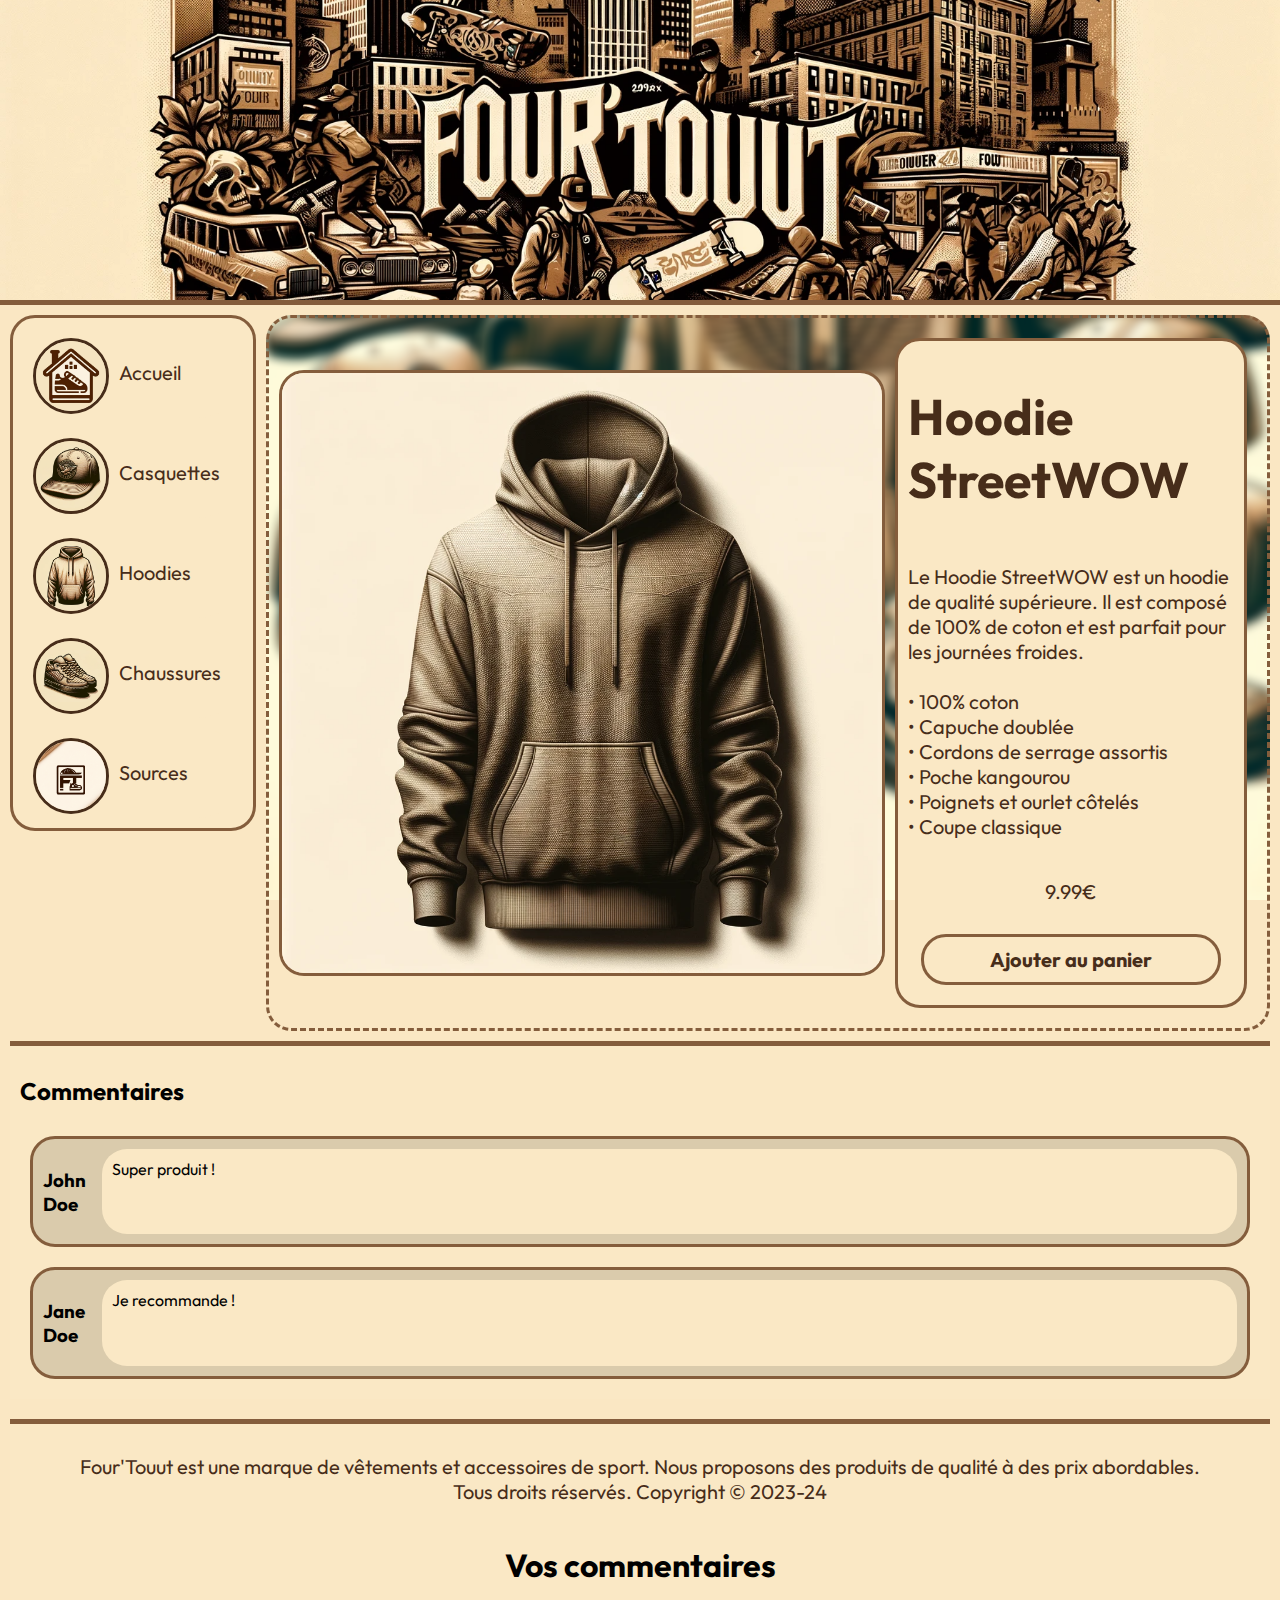
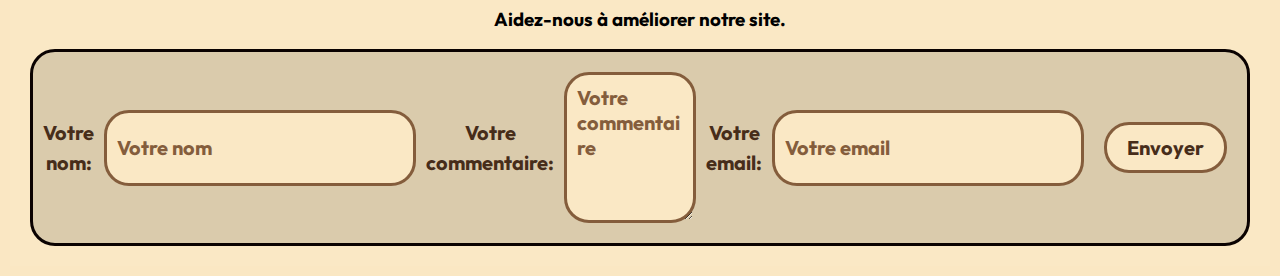
<file: pages/hoodies/hoodie1.html>
<!DOCTYPE html>
<html lang="fr">
<head>
	<meta charset="UTF-8">
	<meta name="viewport" content="width=device-width, initial-scale=1.0">
	<link rel="icon" type="image/x-icon" href="/images/favicon/favicon-icoo.ico">
	<link rel="stylesheet" href="../../style.css">
	<link rel="preconnect" href="https://fonts.googleapis.com">
	<link rel="preconnect" href="https://fonts.gstatic.com" crossorigin>
	<link href="https://fonts.googleapis.com/css2?family=Outfit&display=swap" rel="stylesheet">
	<title>Four'Touut - Hoodie StreetWow</title>
</head>
<body>

<header>
	<img src="../../images/bgs/background.png" alt="Four'Touut bg">
</header>

<div class="container">

	<nav>
		<ul>
			<li>
				<a href="../../index.html" class="a-overlay">
					<img src="../../images/icons/home-icon2-500.png" alt="home logo">
					<span>Accueil</span>
				</a>
			<li>
				<a href="../casquettes.html" class="a-overlay">
					<img src="../../images/icons/casquette_500.png" alt="casquette logo">
					<span>Casquettes</span>
				</a>
			</li>

			<li>
				<a href="../hoodies.html" class="a-overlay">
					<img src="../../images/icons/hoodies_520.png" alt="hoodies logo">
					<span>Hoodies</span>
				</a>
			</li>

			<li>
				<a href="../chaussures.html" class="a-overlay">
					<img src="../../images/icons/chaussure_500.png" alt="chaussure logo">
					<span>Chaussures</span>
				</a>
			</li>

			<li>
				<a href="../sources.html" class="a-overlay">
					<img src="../../images/icons/icon.png" alt="chaussure logo">
					<span>Sources</span>
				</a>
		</ul>
	</nav>

	<main>
		<!-- Page de présentation du produit -->
		<div class="product-presentation">
			<!-- Image du produit -->
			<div class="product-presentation__img">
				<img src="../../images/products/img-hoodie.png" alt="hoodie">
			</div>
			<!-- Description du produit -->
			<div class="product-presentation__description">
				<h1>Hoodie StreetWOW<br>
				</h1>
				<p>
					Le Hoodie StreetWOW est un hoodie de qualité supérieure. Il est composé de 100% de coton et est
					parfait pour les journées froides. <br>
					<br>
					• 100% coton <br>
					• Capuche doublée <br>
					• Cordons de serrage assortis <br>
					• Poche kangourou <br>
					• Poignets et ourlet côtelés <br>
					• Coupe classique <br>
				</p>
				<p>9.99€</p>
				<!-- Bouton d'ajout au panier -->
				<button>Ajouter au panier</button>
			</div>
		</div>

		<!-- Section des commentaires -->
		<section class="comments">
			<h2>Commentaires</h2>
			<!-- Commentaire 1 -->
			<div class="comments__comment">
				<h3>John Doe</h3>
				<span>Super produit !</span>
			</div>
			<!-- Commentaire 2 -->
			<div class="comments__comment">
				<h3>Jane Doe</h3>
				<span>Je recommande !</span>
			</div>
		</section>
	</main>



</div>

<footer>
	<div class="footer__text">
		<p>Four'Touut est une marque de vêtements et accessoires de sport. Nous proposons des produits de
			qualité à des prix abordables. <br> Tous droits réservés. Copyright © 2023-24</p>
	</div>
	<div class="footer__form">
		<h1>Vos commentaires</h1>
		<h3>Aidez-nous à améliorer notre site.</h3>

		<form action="">

			<!-- Votre nom -->
			<label for="name">Votre nom: </label>
			<input type="text" id="name" name="name" placeholder="Votre nom"> <br>
			<!-- Votre commentaire -->
			<label for="comment">Votre commentaire: </label>
			<textarea name="comment" id="comment" cols="30" rows="5" placeholder="Votre commentaire"></textarea>
			<br>
			<!-- Votre email -->
			<label for="email">Votre email: </label>
			<input type="email" id="email" name="email" placeholder="Votre email"> <br>

			<!-- Envoyer -->
			<input type="submit" value="Envoyer">

		</form>
	</div>
</footer>
</body>
</html>
</file>
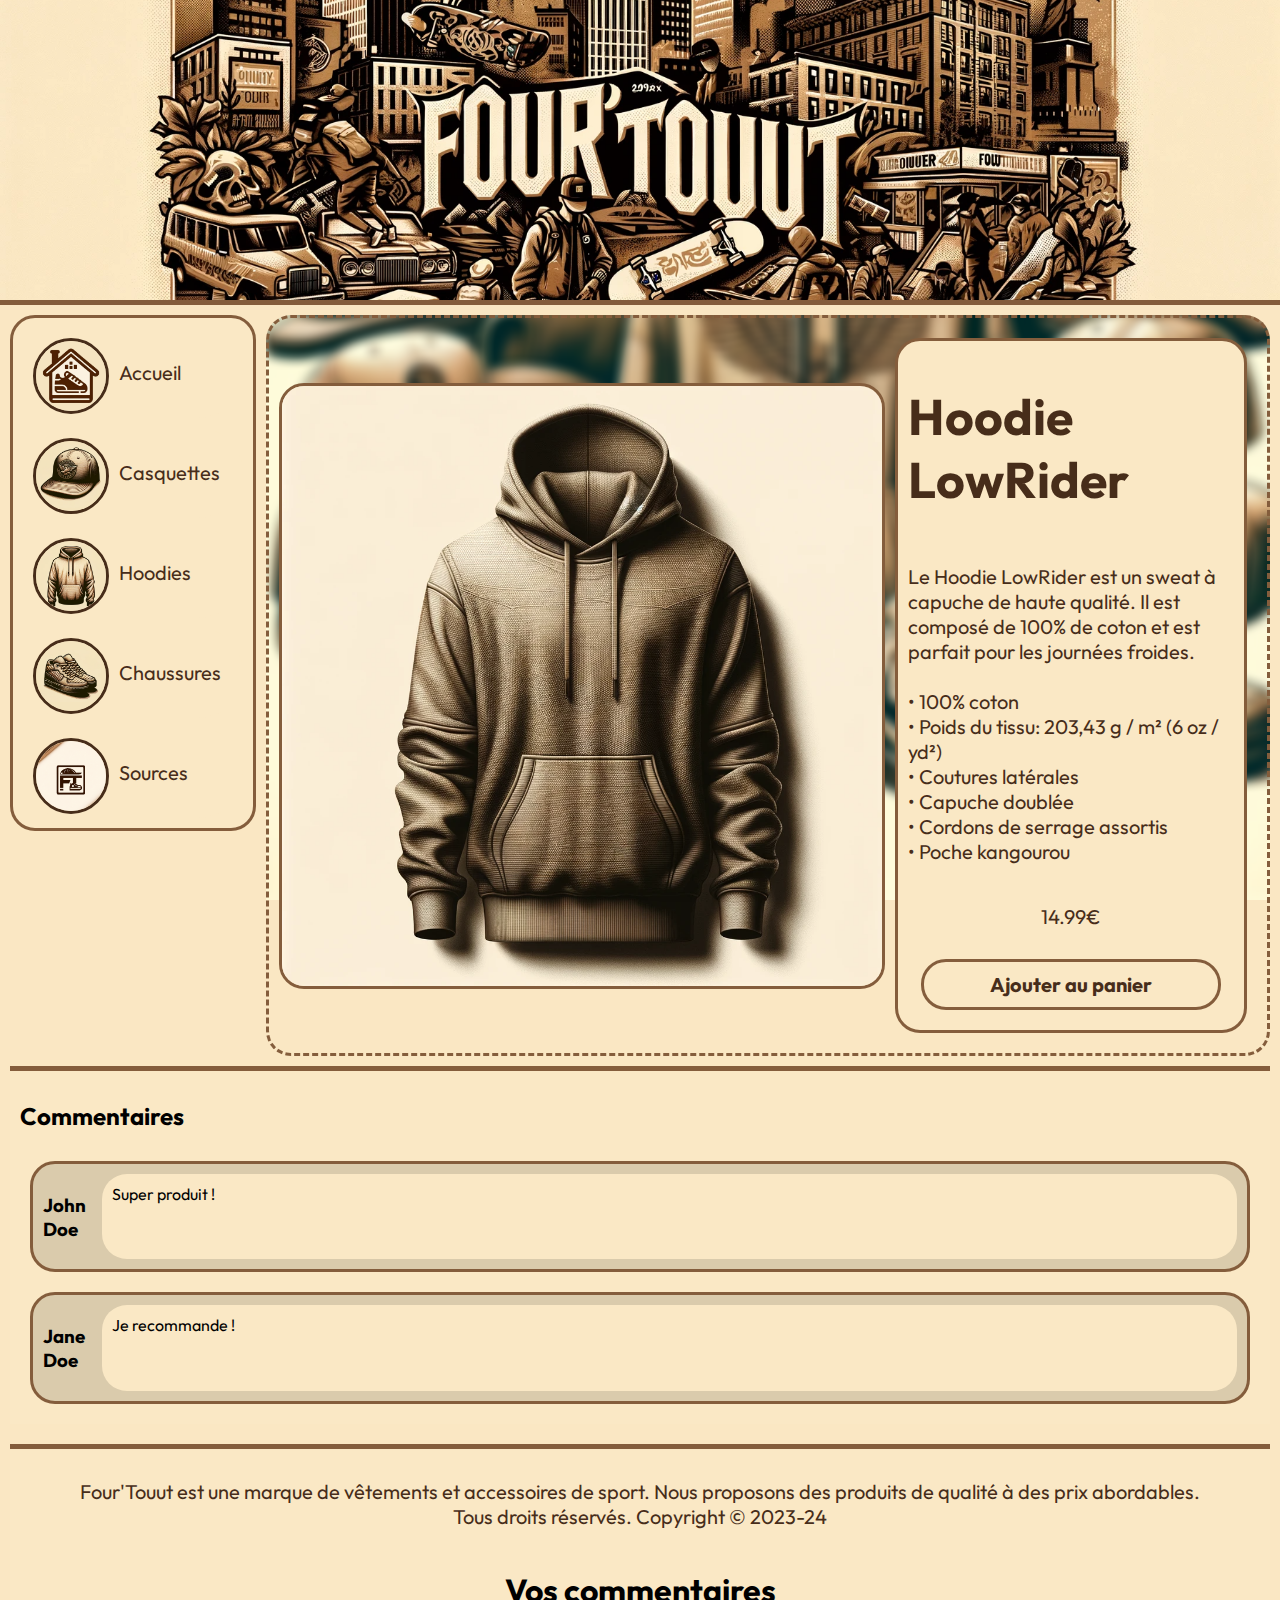
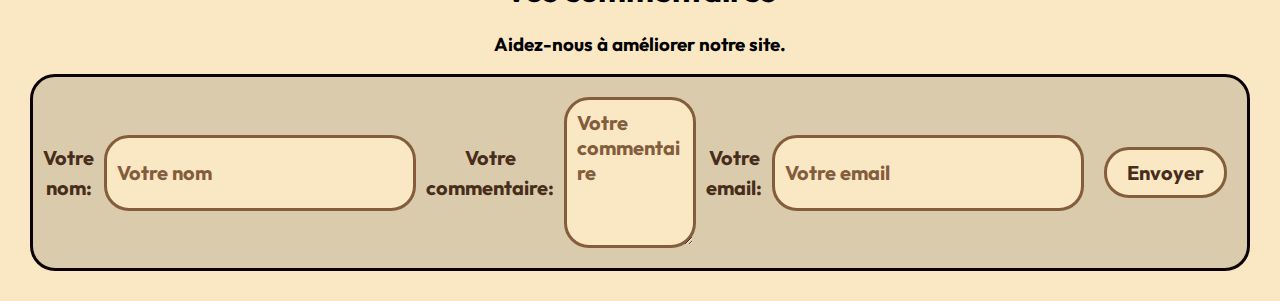
<file: pages/hoodies/hoodie2.html>
<!DOCTYPE html>
<html lang="fr">
<head>
	<meta charset="UTF-8">
	<meta name="viewport" content="width=device-width, initial-scale=1.0">
	<link rel="icon" type="image/x-icon" href="/images/favicon/favicon-icoo.ico">
	<link rel="stylesheet" href="../../style.css">
	<link rel="preconnect" href="https://fonts.googleapis.com">
	<link rel="preconnect" href="https://fonts.gstatic.com" crossorigin>
	<link href="https://fonts.googleapis.com/css2?family=Outfit&display=swap" rel="stylesheet">
	<title>Four'Touut - Hoodie LowRider</title>
</head>
<body>

<header>
	<img src="../../images/bgs/background.png" alt="Four'Touut bg">
</header>

<div class="container">

	<nav>
		<ul>
			<li>
				<a href="../../index.html" class="a-overlay">
					<img src="../../images/icons/home-icon2-500.png" alt="home logo">
					<span>Accueil</span>
				</a>
			<li>
				<a href="../casquettes.html" class="a-overlay">
					<img src="../../images/icons/casquette_500.png" alt="casquette logo">
					<span>Casquettes</span>
				</a>
			</li>

			<li>
				<a href="../hoodies.html" class="a-overlay">
					<img src="../../images/icons/hoodies_520.png" alt="hoodies logo">
					<span>Hoodies</span>
				</a>
			</li>

			<li>
				<a href="../chaussures.html" class="a-overlay">
					<img src="../../images/icons/chaussure_500.png" alt="chaussure logo">
					<span>Chaussures</span>
				</a>
			</li>

			<li>
				<a href="../sources.html" class="a-overlay">
					<img src="../../images/icons/icon.png" alt="chaussure logo">
					<span>Sources</span>
				</a>

		</ul>
	</nav>

	<main>
		<!-- Page de présentation du produit -->
		<div class="product-presentation">
			<!-- Image du produit -->
			<div class="product-presentation__img">
				<img src="../../images/products/img-hoodie.png" alt="hoodie">
			</div>
			<!-- Description du produit -->
			<div class="product-presentation__description">
				<h1>Hoodie LowRider<br>
				</h1>
				<p>
					Le Hoodie LowRider est un sweat à capuche de haute qualité. Il est composé de 100% de coton et
					est parfait pour les journées froides. <br>
					<br>
					• 100% coton <br>
					• Poids du tissu: 203,43 g / m² (6 oz / yd²) <br>
					• Coutures latérales <br>
					• Capuche doublée <br>
					• Cordons de serrage assortis <br>
					• Poche kangourou <br>

				</p>
				<p>14.99€</p>
				<!-- Bouton d'ajout au panier -->
				<button>Ajouter au panier</button>
			</div>
		</div>

		<!-- Section des commentaires -->
		<section class="comments">
			<h2>Commentaires</h2>
			<!-- Commentaire 1 -->
			<div class="comments__comment">
				<h3>John Doe</h3>
				<span>Super produit !</span>
			</div>
			<!-- Commentaire 2 -->
			<div class="comments__comment">
				<h3>Jane Doe</h3>
				<span>Je recommande !</span>
			</div>
		</section>
	</main>



</div>

<footer>
	<div class="footer__text">
		<p>Four'Touut est une marque de vêtements et accessoires de sport. Nous proposons des produits de
			qualité à des prix abordables. <br> Tous droits réservés. Copyright © 2023-24</p>
	</div>
	<div class="footer__form">
		<h1>Vos commentaires</h1>
		<h3>Aidez-nous à améliorer notre site.</h3>

		<form action="">

			<!-- Votre nom -->
			<label for="name">Votre nom: </label>
			<input type="text" id="name" name="name" placeholder="Votre nom"> <br>
			<!-- Votre commentaire -->
			<label for="comment">Votre commentaire: </label>
			<textarea name="comment" id="comment" cols="30" rows="5" placeholder="Votre commentaire"></textarea>
			<br>
			<!-- Votre email -->
			<label for="email">Votre email: </label>
			<input type="email" id="email" name="email" placeholder="Votre email"> <br>

			<!-- Envoyer -->
			<input type="submit" value="Envoyer">

		</form>
	</div>
</footer>
</body>
</html>
</file>
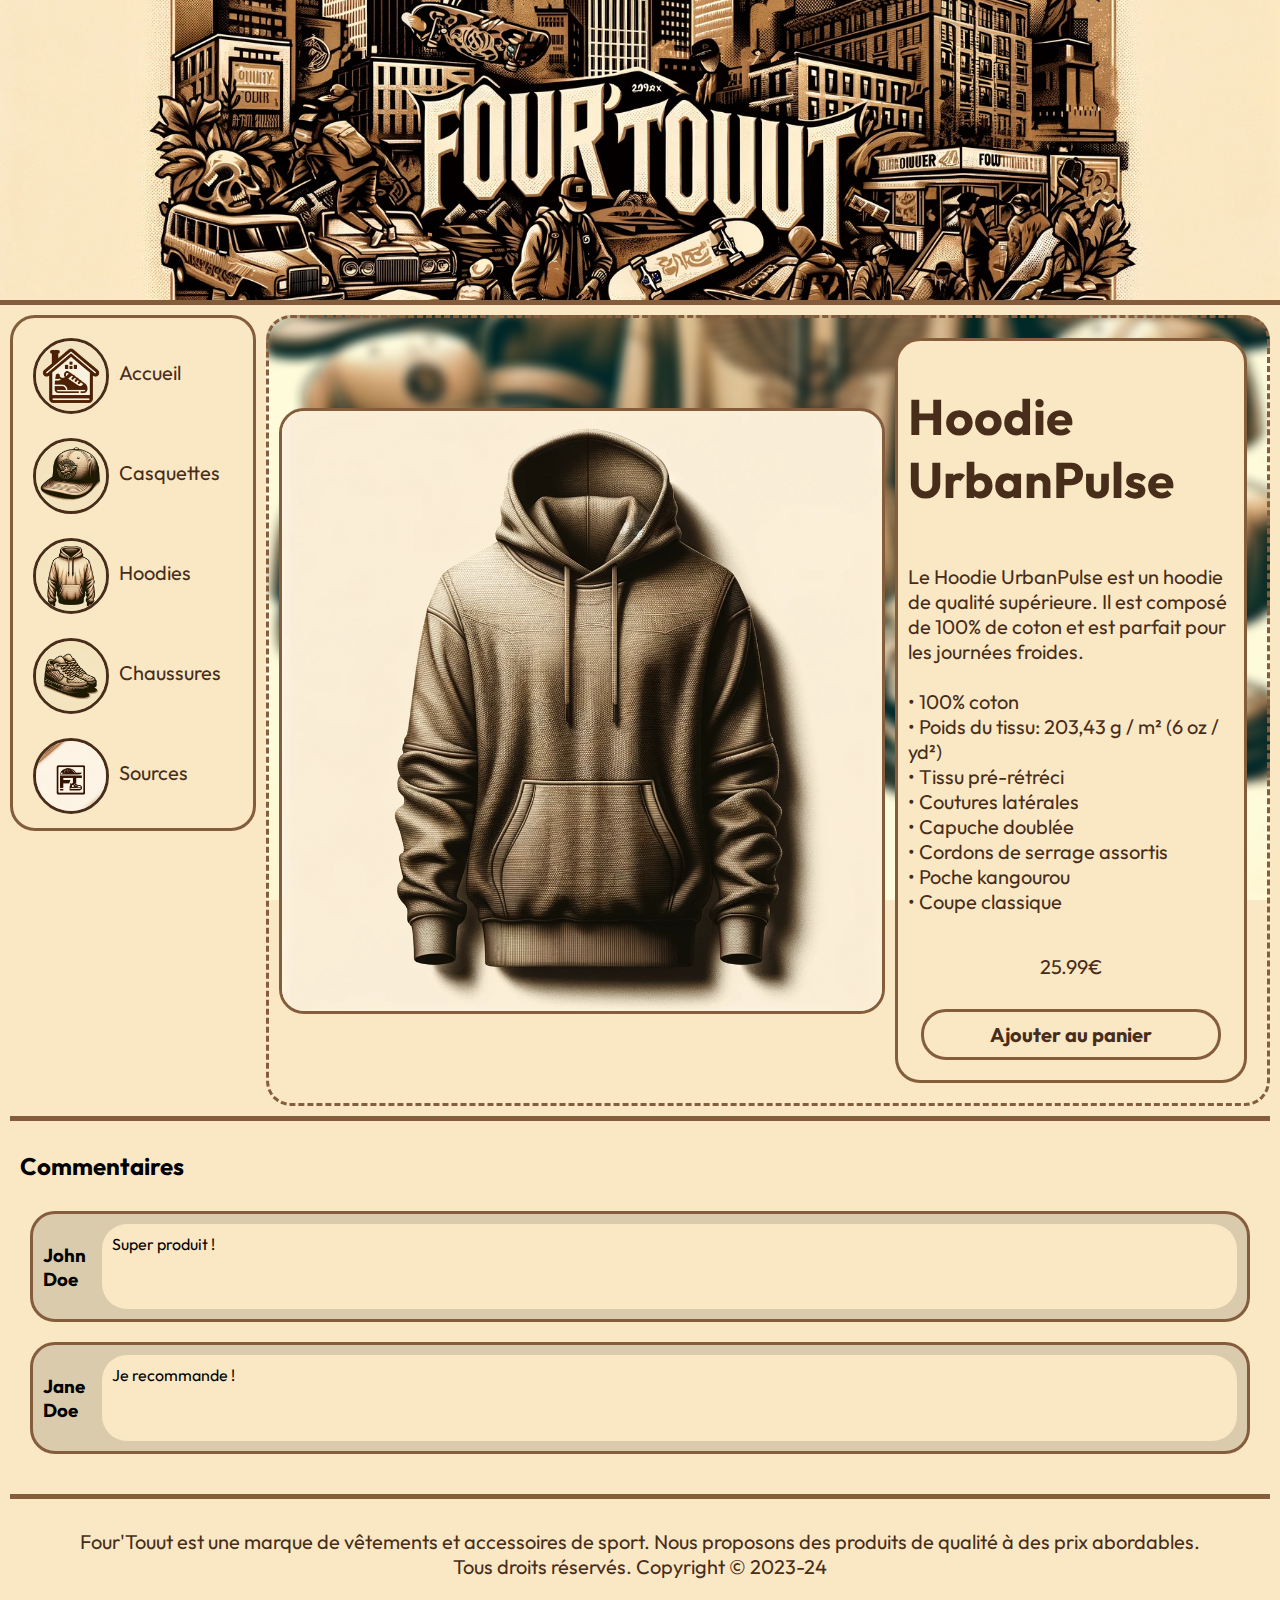
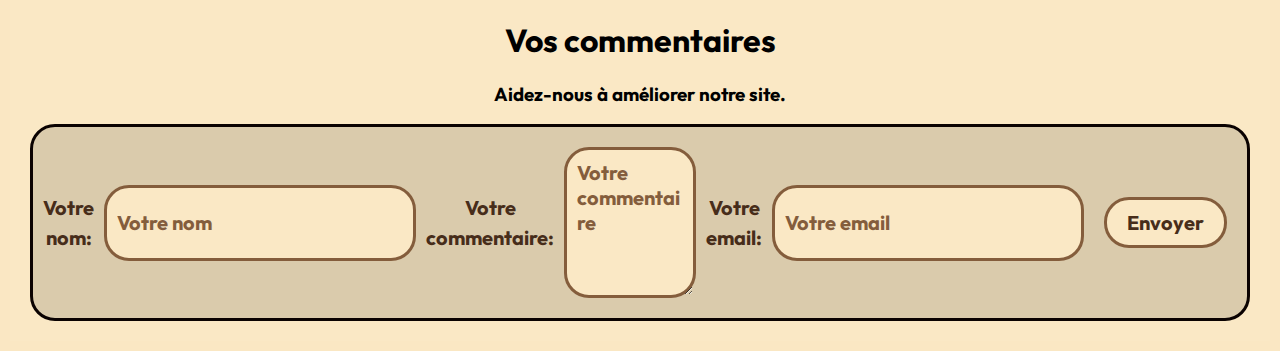
<file: pages/hoodies/hoodie3.html>
<!DOCTYPE html>
<html lang="fr">
<head>
	<meta charset="UTF-8">
	<meta name="viewport" content="width=device-width, initial-scale=1.0">
	<link rel="icon" type="image/x-icon" href="/images/favicon/favicon-icoo.ico">
	<link rel="stylesheet" href="../../style.css">
	<link rel="preconnect" href="https://fonts.googleapis.com">
	<link rel="preconnect" href="https://fonts.gstatic.com" crossorigin>
	<link href="https://fonts.googleapis.com/css2?family=Outfit&display=swap" rel="stylesheet">
	<title>Four'Touut - Hoodie UrbanPulse</title>
</head>
<body>

<header>
	<img src="../../images/bgs/background.png" alt="Four'Touut bg">
</header>

<div class="container">

	<nav>
		<ul>
			<li>
				<a href="../../index.html" class="a-overlay">
					<img src="../../images/icons/home-icon2-500.png" alt="home logo">
					<span>Accueil</span>
				</a>
			<li>
				<a href="../casquettes.html" class="a-overlay">
					<img src="../../images/icons/casquette_500.png" alt="casquette logo">
					<span>Casquettes</span>
				</a>
			</li>

			<li>
				<a href="../hoodies.html" class="a-overlay">
					<img src="../../images/icons/hoodies_520.png" alt="hoodies logo">
					<span>Hoodies</span>
				</a>
			</li>

			<li>
				<a href="../chaussures.html" class="a-overlay">
					<img src="../../images/icons/chaussure_500.png" alt="chaussure logo">
					<span>Chaussures</span>
				</a>
			</li>

			<li>
				<a href="../sources.html" class="a-overlay">
					<img src="../../images/icons/icon.png" alt="chaussure logo">
					<span>Sources</span>
				</a>

		</ul>
	</nav>

	<main>
		<!-- Page de présentation du produit -->
		<div class="product-presentation">
			<!-- Image du produit -->
			<div class="product-presentation__img">
				<img src="../../images/products/img-hoodie.png" alt="hoodie">
			</div>
			<!-- Description du produit -->
			<div class="product-presentation__description">
				<h1>Hoodie UrbanPulse<br>
				</h1>
				<p>
					Le Hoodie UrbanPulse est un hoodie de qualité supérieure. Il est composé de 100% de coton et est
					parfait pour les journées froides. <br>
					<br>
					• 100% coton <br>
					• Poids du tissu: 203,43 g / m² (6 oz / yd²) <br>
					• Tissu pré-rétréci <br>
					• Coutures latérales <br>
					• Capuche doublée <br>
					• Cordons de serrage assortis <br>
					• Poche kangourou <br>
					• Coupe classique <br>

				</p>
				<p>25.99€</p>
				<!-- Bouton d'ajout au panier -->
				<button>Ajouter au panier</button>
			</div>
		</div>

		<!-- Section des commentaires -->
		<section class="comments">
			<h2>Commentaires</h2>
			<!-- Commentaire 1 -->
			<div class="comments__comment">
				<h3>John Doe</h3>
				<span>Super produit !</span>
			</div>
			<!-- Commentaire 2 -->
			<div class="comments__comment">
				<h3>Jane Doe</h3>
				<span>Je recommande !</span>
			</div>
		</section>
	</main>



</div>

<footer>
	<div class="footer__text">
		<p>Four'Touut est une marque de vêtements et accessoires de sport. Nous proposons des produits de
			qualité à des prix abordables. <br> Tous droits réservés. Copyright © 2023-24</p>
	</div>
	<div class="footer__form">
		<h1>Vos commentaires</h1>
		<h3>Aidez-nous à améliorer notre site.</h3>

		<form action="">

			<!-- Votre nom -->
			<label for="name">Votre nom: </label>
			<input type="text" id="name" name="name" placeholder="Votre nom"> <br>
			<!-- Votre commentaire -->
			<label for="comment">Votre commentaire: </label>
			<textarea name="comment" id="comment" cols="30" rows="5" placeholder="Votre commentaire"></textarea>
			<br>
			<!-- Votre email -->
			<label for="email">Votre email: </label>
			<input type="email" id="email" name="email" placeholder="Votre email"> <br>

			<!-- Envoyer -->
			<input type="submit" value="Envoyer">

		</form>
	</div>
</footer>
</body>
</html>
</file>
<file: style.css>
* {
    font-family: 'Outfit', sans-serif;

}

body {

    margin: 0;
    padding: 0;
    display: flex;
    flex-direction: column;
    background-color: #fae7c3;
    background-attachment: fixed;
}

html {
    padding: 0;
    margin: 0;
}

header {
    display: flex;
}

header > img {
    border-bottom: #845d3c 5px solid;
    height: 300px;
    width: 2100px;
    object-fit: cover;

}

nav {
    float: left;
    margin: 10px;
}

nav > ul {

    padding: 0;
    margin: 0;
    background-color: #fae8c5;
    border: #845d3c 3px solid;
    border-radius: 25px;
}

nav > ul > li {
    position: relative;
    display: flex;
    list-style-type: none;
    padding: 10px;
    margin: 10px;
    background-color: #fae8c5;
    color: #472d1a;
    font-size: 20px;
    text-align: center;
    width: 200px;
    height: 70px;
    line-height: 70px;
    border-radius: 50px;
}

.rapport {
    padding: 10px;
    color: #845d3c;
    background-color: #fae8c5;
    border-radius: 25px;
    text-shadow: none;
}

.selected, .selected > a > span {
    background-color: #472d1a;
    color: #fae8c5;
}

nav > ul > li:hover {
    background-color: #472d1a;
    color: #fae8c5;
}

nav > ul > li > a {
    display: flex;
    justify-content: center;
    text-decoration: none;
    color: #472d1a;
}

nav > ul > li > a:hover {
    color: #fae8c5;
}

nav > ul > li > a > img {

    border: #472d1a 3px solid;
    height: 70px;
    width: 70px;
    object-fit: cover;
    border-radius: 50px;
}

nav > ul > li > a > span {
    padding-left: 10px;
}


.section1 {
    display: flex;
    flex-direction: column;
    justify-content: center;
    align-items: center;
    margin: 10px;
    padding: 10px;
    background-image: url('images/bgs/blur_section1.png');
    background-attachment: fixed;
    background-size: cover;
    border: #845d3c 3px solid;
    border-radius: 25px;

}

.section1__text {
    color: #d7b892;
    font-size: 20px;
    text-shadow: 2px 2px #845d3c;
}

.section1__text > p {
    margin: 10px;
    padding: 10px;
}

.section2 {
    display: flex;
    flex-direction: column;
    justify-content: center;
    align-items: center;
    margin: 10px;
    padding: 10px;
    color: #d7b892;
    font-size: 20px;
    text-shadow: 1px 2px #845d3c;
    background: #472d1a;
    border: #845d3c 3px solid;
    border-radius: 25px;
}

footer {
    display: flex;
    flex-direction: column;
    margin: 10px;
    padding: 10px;
    background-color: #fae8c5;
    border-top: #845d3c 5px solid;
    text-align: center;

}

.footer__text {
    color: #472d1a;
    font-size: 20px;
}

.footer__text > p {
    margin: 10px;
    padding: 10px;
}

.footer__form > form {
    display: flex;
    align-items: center;
    line-height: 1.5;
    margin: 10px;
    padding: 10px;
    border: #0a0201 3px solid;
    border-radius: 25px;
    background-color: #dacbac;

}

.footer__form > form > label {
    color: #472d1a;
    font-size: 20px;
    font-weight: bold;
}

.footer__form > form > input, textarea {
    border: #845d3c 3px solid;
    border-radius: 25px;
    padding: 10px;
    margin: 10px;
    width: 300px;
    min-height: 50px;
    font-size: 20px;
    font-weight: bold;
    color: #472d1a;
    background-color: #fae8c5;

}

.footer__form > form > input::placeholder, textarea::placeholder {
    color: #845d3c;
    font-size: 20px;
}

.footer__form > form > input:focus, textarea:focus {
    outline: none;
    border: #472d1a 3px solid;
    background-color: #472d1a;
    color: #d7b892;
}

.footer__form > form > input[type="submit"] {
    cursor: pointer;
}

.footer__form > form > input[type="submit"]:hover {
    background-color: #472d1a;
    color: #d7b892;
}


/* Grille articles, page casquettes, chaussures, hoodies */

.grid-container {
    display: grid;
    grid-template-columns: auto auto auto auto;
    grid-gap: 10px;
    background-color: #fae8c5;
    padding: 10px;
    margin: 10px;
    border: #845d3c 3px solid;
    border-radius: 25px;
}

.grid-container > div {
    background-color: #fae8c5;
    text-align: center;
    padding: 20px 0;
    font-size: 30px;
    border: #845d3c 3px solid;
    border-radius: 25px;
}

.grid-item {
    position: relative;
    background-color: #fae8c5;
    text-align: center;
    padding: 20px 0;
    font-size: 30px;
    border: #845d3c 3px solid;
    border-radius: 25px;

}

.a-overlay::after {
    content: '';
    position: absolute;
    top: 0;
    right: 0;
    bottom: 0;
    left: 0;
    z-index: 1;
}

.grid-item:hover > a > h3, .grid-item:hover > a > p {
    color: #fae8c5;
    transition: color 0.2s ease-in-out;

}

.grid-item:hover {
    background-color: #472d1a;
    transition: background-color 0.2s ease-in-out;

}

.grid-item > a {
    text-decoration: none;
    color: #472d1a;
}


.grid-item > a > img {
    border: #845d3c 3px solid;
    max-height: 300px;
    max-width: 300px;
    object-fit: cover;
    border-radius: 25px;
}

.grid-item > a > h3, .grid-item > a > p {
    color: #472d1a;
    font-size: 20px;
}


/* Page présentation du produit */

.product-presentation {
    display: flex;
    flex-direction: row;
    justify-content: center;
    align-items: center;
    margin: 10px;
    padding: 10px;
    background-image: url('images/bgs/blur_section1.png');
    background-attachment: fixed;
    background-size: cover;
    border: #845d3c 3px dashed;
    border-radius: 25px;
}

.product-presentation__description {
    display: flex;
    flex-direction: column;
    justify-content: center;
    align-items: center;
    margin: 10px;
    padding: 10px;
    background-color: #fae8c5;
    border: #845d3c 3px solid;
    border-radius: 25px;
    width: 100%;
    min-height: 500px;

}

.product-presentation__description > h1 {
    color: #472d1a;
    font-size: 50px;
}

.product-presentation__description > p {
    color: #472d1a;
    font-size: 20px;
}

.product-presentation__description > button {
    border: #845d3c 3px solid;
    border-radius: 25px;
    padding: 10px;
    margin: 10px;
    width: 300px;
    min-height: 50px;
    font-size: 20px;
    font-weight: bold;
    color: #472d1a;
    background-color: #fae8c5;
    cursor: pointer;
}

.product-presentation__description > button:hover {
    background-color: #472d1a;
    color: #d7b892;
}


.product-presentation__img > img {
    display: flex;
    border: #845d3c 3px solid;
    max-height: 600px;
    max-width: 600px;
    object-fit: cover;
    border-radius: 25px;
}

.comments {
    display: flex;
    flex-direction: column;
    margin: 10px;
    padding: 10px;
    background-color: #fae8c5;
    border-top: #845d3c 5px solid;
}

.comments__comment {
    display: flex;
    flex-direction: row;
    margin: 10px;
    padding: 10px;
    background-color: #dacbac;
    border: #845d3c 3px solid;
    border-radius: 25px;
}

.comments__comment > h3 {
    width: 5%;
}

.comments__comment > span {
    padding: 10px;
    width: 95%;
    background-color: #fae8c5;
    border-radius: 25px;
}


/* Page des sources du site web */

.sources_container {
    display: flex;
    flex-direction: column;
    justify-content: center;
    align-items: center;
    margin: 10px;
    padding: 10px;
    border: #845d3c 3px solid;
    border-radius: 25px;
    font-size: 1.5em;
}

.sources_container > ul > li > a {
    text-decoration: none;
    color: #472d1a;
}

.sources_container > ul > li > a:hover {
    color: #845d3c;
}
</file>
